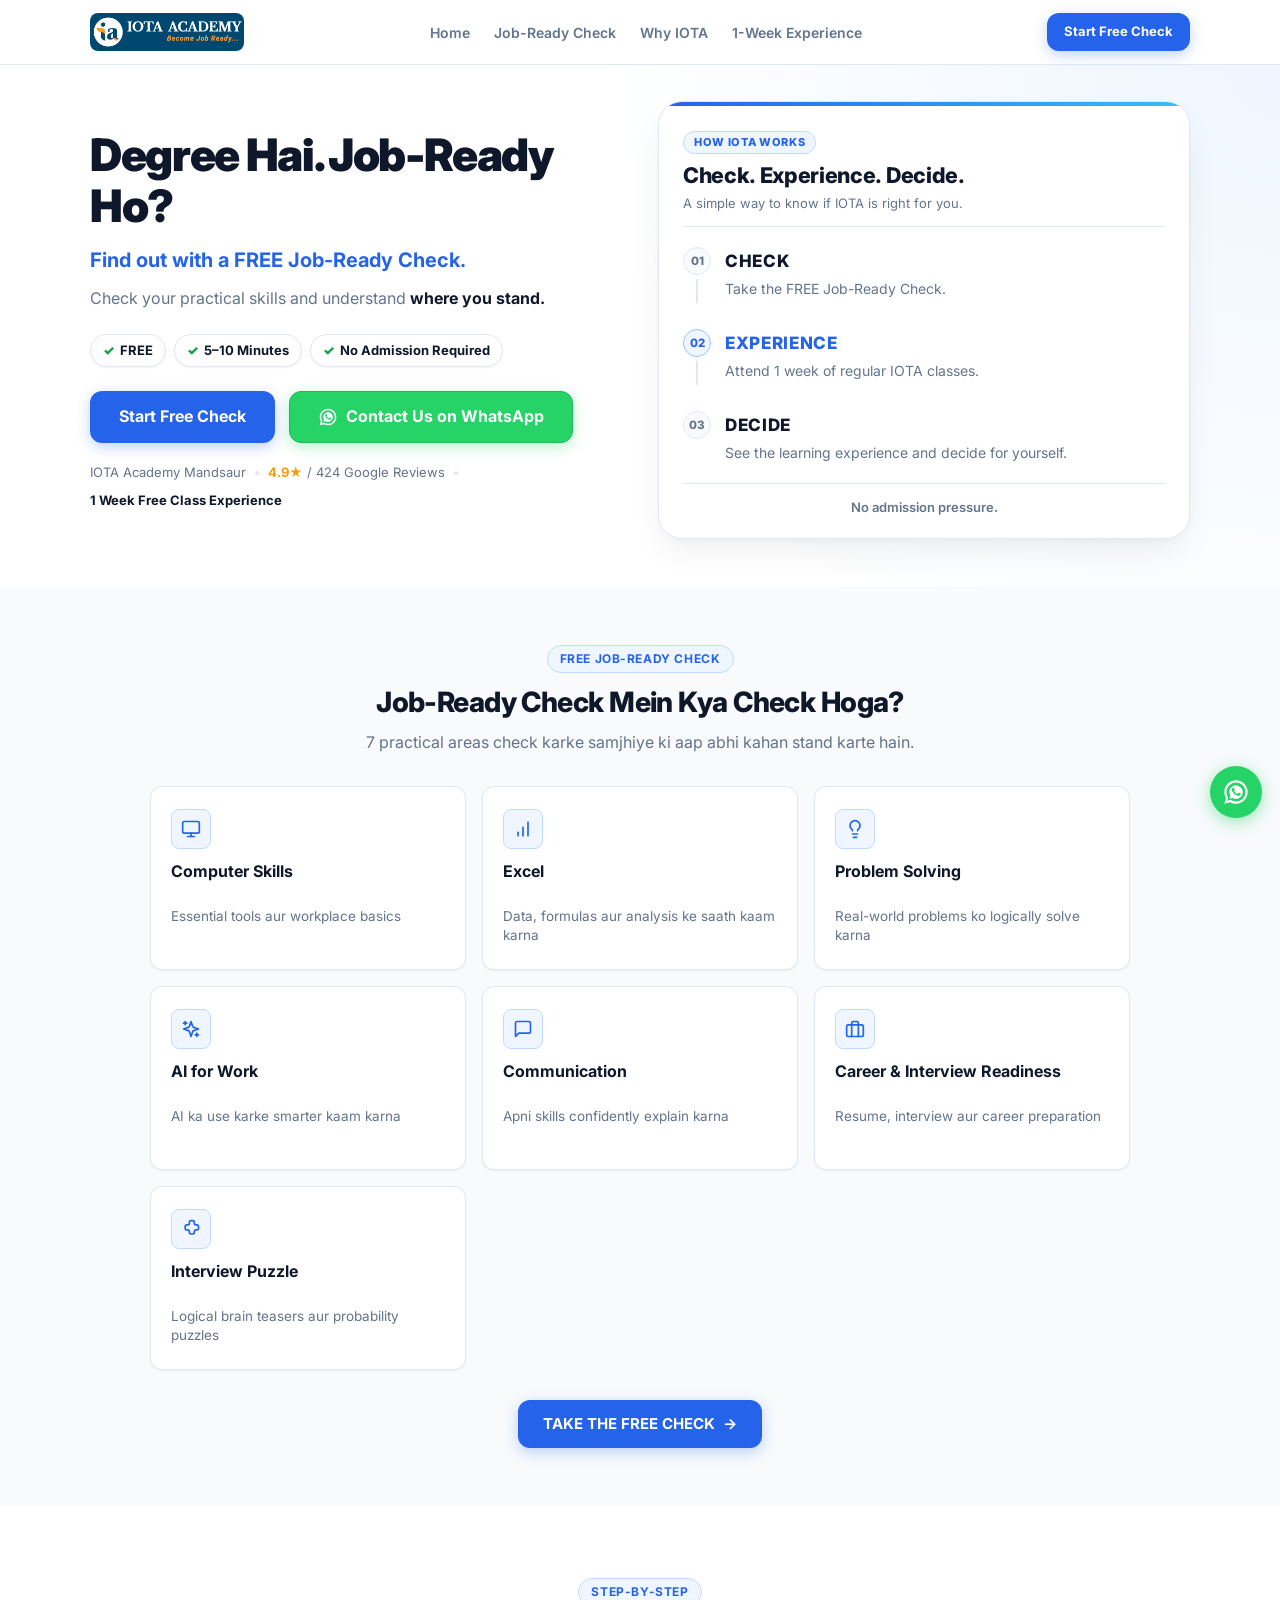
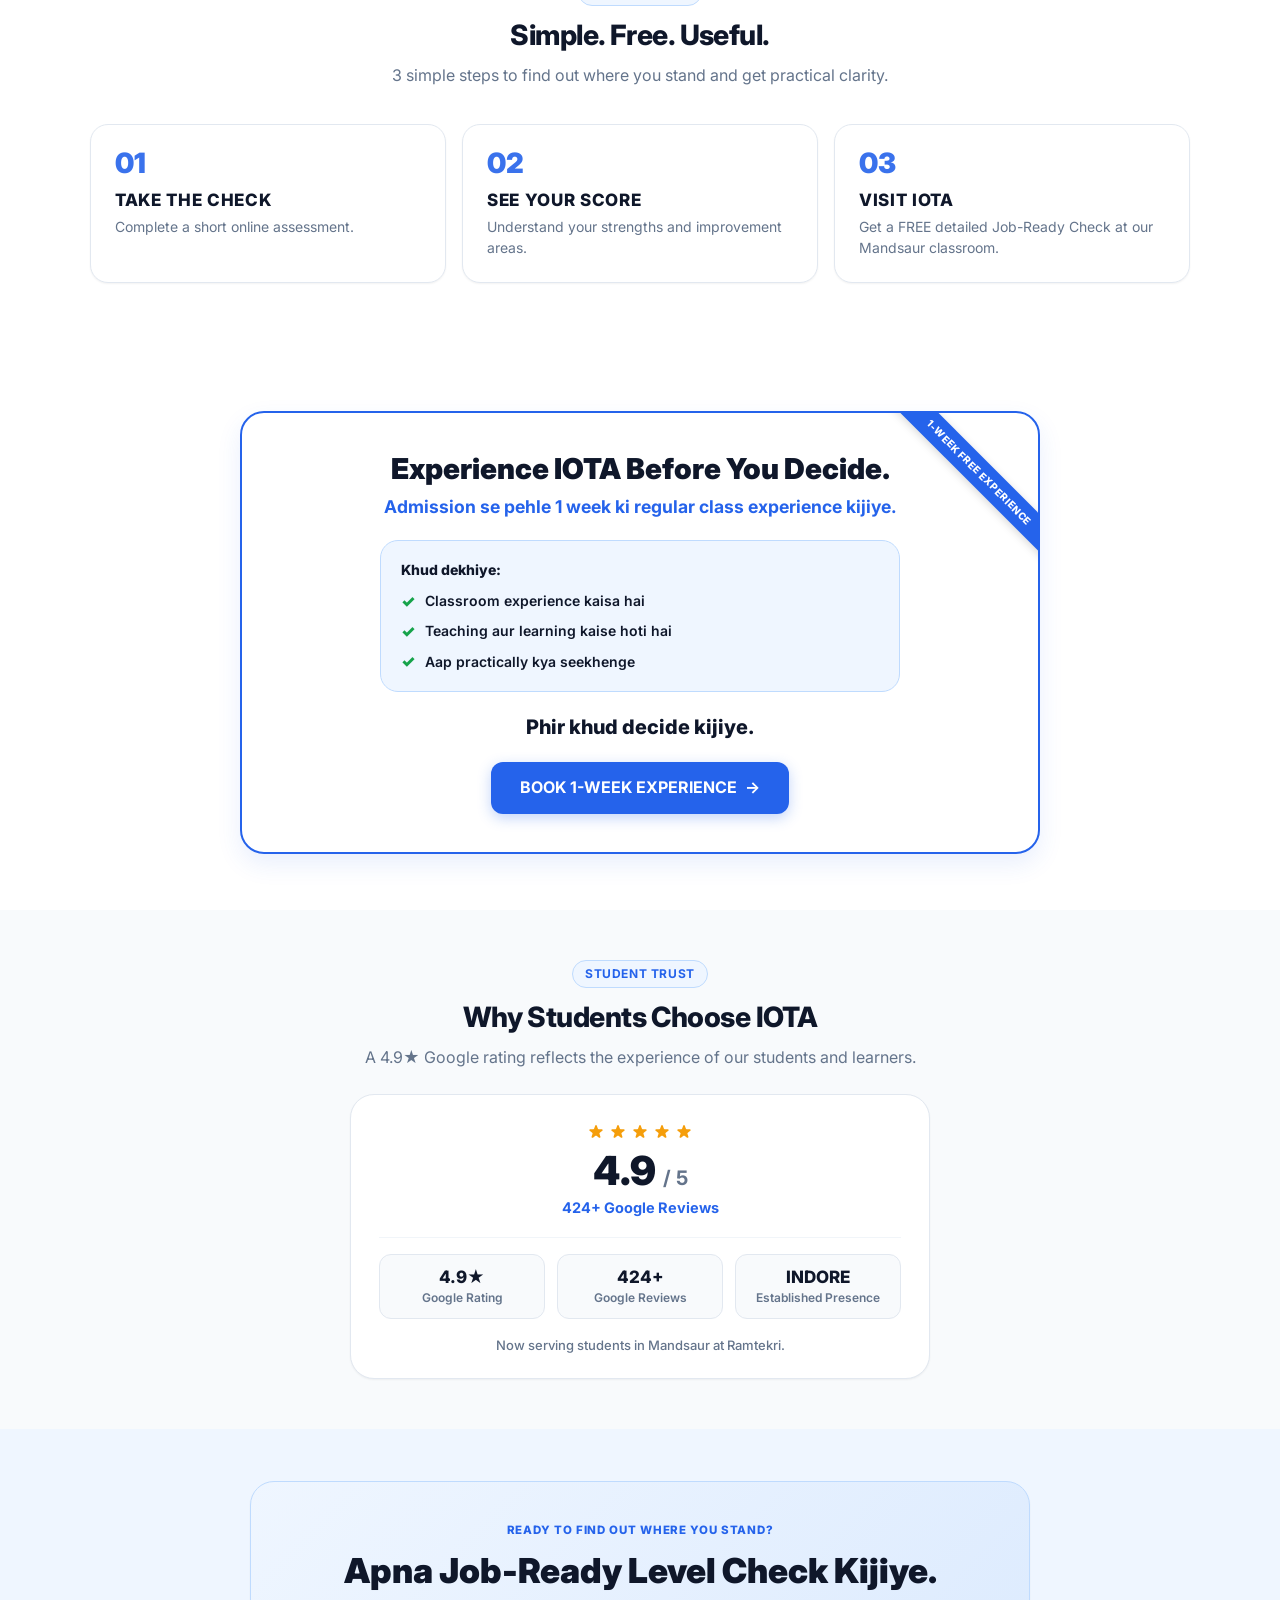
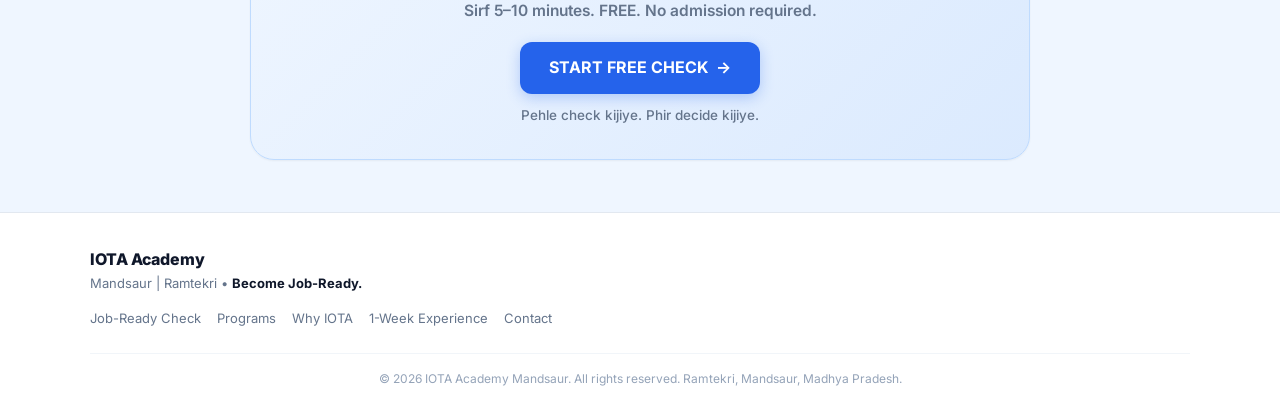
<file: index.html>
<!DOCTYPE html>
<html lang="en">

<head>
  <meta charset="UTF-8" />
  <meta name="viewport" content="width=device-width, initial-scale=1.0, maximum-scale=5.0" />

  <!-- SEO & Social Meta Tags -->
  <title>FREE Job-Ready Check | IOTA Academy Mandsaur</title>
  <meta name="description"
    content="Take the FREE Job-Ready Check by IOTA Academy Mandsaur. Check your practical skills and understand where you stand before starting your job-ready journey." />
  <meta name="robots" content="index, follow" />

  <!-- Open Graph / Meta Ads Sharing -->
  <meta property="og:type" content="website" />
  <meta property="og:title" content="FREE Job-Ready Check | IOTA Academy Mandsaur" />
  <meta property="og:description"
    content="Check practical computer, Excel, AI, and problem-solving skills for free in 5–10 minutes. Ramtekri, Mandsaur." />
  <meta property="og:site_name" content="IOTA Academy Mandsaur" />

  <!-- Google Font: Inter -->
  <link rel="preconnect" href="https://fonts.googleapis.com" />
  <link rel="preconnect" href="https://fonts.gstatic.com" crossorigin />
  <link href="https://fonts.googleapis.com/css2?family=Inter:wght@400;500;600;700;800;900&display=swap"
    rel="stylesheet" />

  <!-- Main Stylesheet -->
  <link rel="stylesheet" href="css/style.css" />
</head>

<body>

  <!-- =======================================================================
       STICKY HEADER
       ======================================================================= -->
  <header class="site-header" id="site-header">
    <div class="container">
      <div class="header-inner">

        <!-- Brand Logo / Navigation Menu Identity -->
        <a href="#top" class="brand-logo" aria-label="IOTA Academy Mandsaur Home">
          <!-- 
            ===================================================================
            LOGO PLACEHOLDER IMAGE
            To replace with your official IOTA Academy logo:
            1. Put your logo file in the 'images/' folder or project root (e.g. 'logo.jpg')
            2. Update the 'src' attribute below:
               - Example with your root file:  src="logo.jpg"
               - Example with a custom file:   src="images/iota-academy-logo.png"
               - Horizontal placeholder:       src="images/logo-placeholder-wide.svg"
            ===================================================================
          -->
          <img src="logo.jpg" alt="IOTA Academy Logo" class="brand-logo-img" id="brand-logo-img" width="38"
            height="38" />
        </a>

        <!-- Desktop Nav -->
        <nav class="desktop-nav" aria-label="Main Navigation">
          <a href="#top">Home</a>
          <a href="#what-you-check">Job-Ready Check</a>
          <a href="#trust">Why IOTA</a>
          <a href="#one-week-experience">1-Week Experience</a>
        </nav>

        <!-- Header CTA -->
        <div class="header-action">
          <button type="button" class="btn btn-primary header-cta-btn js-start-check" id="header-start-btn">
            Start Free Check
          </button>
        </div>

      </div>
    </div>
  </header>

  <!-- =======================================================================
       HERO SECTION
       ======================================================================= -->
  <section class="hero-section" id="top">
    <div class="container">
      <div class="hero-grid">

        <!-- Hero Content (Left) -->
        <div class="hero-content">

          <!-- Exact H1 Copy Required -->
          <h1 class="hero-title">Degree Hai. Job-Ready Ho?</h1>

          <!-- Exact H3 Copy Required -->
          <h3 class="hero-subtitle">Find out with a FREE Job-Ready Check.</h3>

          <p class="hero-description">
            Check your practical skills and understand <strong>where you stand.</strong>
          </p>

          <!-- 3 Benefit Badges Required -->
          <div class="benefit-badges-row">
            <span class="benefit-badge">
              <span class="check-icon">✓</span> FREE
            </span>
            <span class="benefit-badge">
              <span class="check-icon">✓</span> 5–10 Minutes
            </span>
            <span class="benefit-badge">
              <span class="check-icon">✓</span> No Admission Required
            </span>
          </div>

          <!-- Primary CTA & WhatsApp Contact -->
          <div class="hero-cta-wrapper">
            <button type="button" class="btn btn-primary btn-lg js-start-check" id="hero-primary-cta">
              Start Free Check
              <!-- <span aria-hidden="true">→</span> -->
            </button>
            <a href="https://wa.me/916266788172?text=Hi%20IOTA%20Academy%20Mandsaur%2C%20I%20want%20to%20connect%20with%20you%20regarding%20the%20Job-Ready%20Check."
              target="_blank" rel="noopener noreferrer" class="btn btn-whatsapp btn-lg js-whatsapp-link"
              data-wa-type="HERO_CONTACT" id="hero-whatsapp-cta" title="Chat on WhatsApp (6266788172)">
              <svg class="btn-wa-icon" viewBox="0 0 24 24" width="20" height="20" fill="currentColor"
                aria-hidden="true">
                <path
                  d="M12.031 6.172c-3.181 0-5.767 2.586-5.768 5.766-.001 1.298.38 2.27 1.019 3.287l-.711 2.598 2.664-.698c.95.518 1.777.781 2.796.781 3.182 0 5.768-2.587 5.768-5.768.001-3.182-2.585-5.768-5.768-5.768zm3.393 8.3c-.149.418-.752.766-1.049.809-.272.039-.623.072-1.012-.054-.251-.081-.575-.195-1.013-.383-1.848-.795-3.047-2.673-3.14-2.797-.093-.124-.753-1.002-.753-1.912 0-.91.477-1.357.647-1.543.17-.186.372-.232.496-.232.124 0 .248.001.356.006.114.006.267-.043.418.32.155.372.528 1.288.574 1.381.047.093.078.202.016.326-.062.124-.093.202-.186.31-.093.109-.196.243-.28.326-.093.093-.19.195-.082.381.109.186.482.795 1.034 1.286.711.633 1.311.83 1.497.923.186.093.295.078.404-.047.109-.124.466-.543.59-.73.124-.186.248-.155.418-.093.17.062 1.086.512 1.272.605.186.093.31.14.356.217.047.078.047.45-.102.868zM12 2C6.477 2 2 6.477 2 12c0 1.89.525 3.66 1.438 5.168L2 22l4.98-1.306A9.957 9.957 0 0 0 12 22c5.523 0 10-4.477 10-10S17.523 2 12 2zm0 18.167c-1.604 0-3.096-.454-4.364-1.238l-.313-.193-2.947.773.786-2.87-.212-.338A8.132 8.132 0 0 1 3.833 12c0-4.503 3.664-8.167 8.167-8.167 4.503 0 8.167 3.664 8.167 8.167 0 4.503-3.664 8.167-8.167 8.167z" />
              </svg>
              <span>Contact Us on WhatsApp</span>
            </a>
          </div>

          <!-- Trust & Social Proof Note -->
          <div class="hero-footer-note">
            <span>IOTA Academy Mandsaur</span>
            <span class="dot-sep">•</span>
            <span class="hero-rating-note"><span class="hero-star">4.9★</span> / 424 Google Reviews</span>
            <span class="dot-sep">•</span>
            <strong>1 Week Free Class Experience</strong>
          </div>
        </div>

        <!-- How IOTA Works Card (Right) -->
        <div class="how-iota-card" aria-label="How IOTA Works">
          <div class="how-iota-header">
            <span class="how-iota-tag">HOW IOTA WORKS</span>
            <h3 class="how-iota-title">Check. Experience. Decide.</h3>
            <p class="how-iota-subheading">A simple way to know if IOTA is right for you.</p>
          </div>

          <div class="how-iota-steps">
            <!-- STEP 01: CHECK -->
            <div class="how-step-item">
              <div class="step-indicator">
                <span class="step-num">01</span>
                <span class="step-line" aria-hidden="true"></span>
              </div>
              <div class="step-content">
                <h4 class="step-title">CHECK</h4>
                <p class="step-desc">Take the FREE Job-Ready Check.</p>
              </div>
            </div>

            <!-- STEP 02: EXPERIENCE (Subtle accent) -->
            <div class="how-step-item how-step-accent">
              <div class="step-indicator">
                <span class="step-num step-num-accent">02</span>
                <span class="step-line" aria-hidden="true"></span>
              </div>
              <div class="step-content">
                <h4 class="step-title">EXPERIENCE</h4>
                <p class="step-desc">Attend 1 week of regular IOTA classes.</p>
              </div>
            </div>

            <!-- STEP 03: DECIDE -->
            <div class="how-step-item">
              <div class="step-indicator">
                <span class="step-num">03</span>
              </div>
              <div class="step-content">
                <h4 class="step-title">DECIDE</h4>
                <p class="step-desc">See the learning experience and decide for yourself.</p>
              </div>
            </div>
          </div>

          <!-- Bottom Reassurance -->
          <div class="how-iota-footer">
            <p class="how-footer-text">No admission pressure.</p>
          </div>
        </div>

      </div>
    </div>
  </section>

  <!-- =======================================================================
       WHAT WILL YOU CHECK SECTION
       ======================================================================= -->
  <section class="section-padding bg-slate-section" id="what-you-check">
    <div class="container">
      <div class="section-header">
        <span class="section-tag">FREE JOB-READY CHECK</span>
        <h2 class="section-title">Job-Ready Check Mein Kya Check Hoga?</h2>
        <p class="section-subtitle">
          7 practical areas check karke samjhiye ki aap abhi kahan stand karte hain.
        </p>
      </div>

      <div class="skills-grid">
        <!-- Card 1: Computer Skills -->
        <div class="skill-card">
          <div class="skill-icon-wrap" aria-hidden="true">
            <svg class="skill-icon" viewBox="0 0 24 24" width="20" height="20" fill="none" stroke="currentColor"
              stroke-width="2" stroke-linecap="round" stroke-linejoin="round">
              <rect x="2" y="3" width="20" height="14" rx="2" ry="2"></rect>
              <line x1="8" y1="21" x2="16" y2="21"></line>
              <line x1="12" y1="17" x2="12" y2="21"></line>
            </svg>
          </div>
          <div class="skill-info">
            <h3 class="skill-title">Computer Skills</h3>
            <p class="skill-desc">Essential tools aur workplace basics</p>
          </div>
        </div>

        <!-- Card 2: Excel -->
        <div class="skill-card">
          <div class="skill-icon-wrap" aria-hidden="true">
            <svg class="skill-icon" viewBox="0 0 24 24" width="20" height="20" fill="none" stroke="currentColor"
              stroke-width="2" stroke-linecap="round" stroke-linejoin="round">
              <line x1="12" y1="20" x2="12" y2="10"></line>
              <line x1="18" y1="20" x2="18" y2="4"></line>
              <line x1="6" y1="20" x2="6" y2="16"></line>
            </svg>
          </div>
          <div class="skill-info">
            <h3 class="skill-title">Excel</h3>
            <p class="skill-desc">Data, formulas aur analysis ke saath kaam karna</p>
          </div>
        </div>

        <!-- Card 3: Problem Solving -->
        <div class="skill-card">
          <div class="skill-icon-wrap" aria-hidden="true">
            <svg class="skill-icon" viewBox="0 0 24 24" width="20" height="20" fill="none" stroke="currentColor"
              stroke-width="2" stroke-linecap="round" stroke-linejoin="round">
              <path
                d="M15 14c.2-1 .7-1.7 1.5-2.5 1-.9 1.5-2.2 1.5-3.5A6 6 0 0 0 6 8c0 1 .2 2.2 1.5 3.5.7.7 1.3 1.5 1.5 2.5">
              </path>
              <path d="M9 18h6"></path>
              <path d="M10 22h4"></path>
            </svg>
          </div>
          <div class="skill-info">
            <h3 class="skill-title">Problem Solving</h3>
            <p class="skill-desc">Real-world problems ko logically solve karna</p>
          </div>
        </div>

        <!-- Card 4: AI for Work -->
        <div class="skill-card">
          <div class="skill-icon-wrap" aria-hidden="true">
            <svg class="skill-icon" viewBox="0 0 24 24" width="20" height="20" fill="none" stroke="currentColor"
              stroke-width="2" stroke-linecap="round" stroke-linejoin="round">
              <path
                d="m12 3-1.912 5.813a2 2 0 0 1-1.275 1.275L3 12l5.813 1.912a2 2 0 0 1 1.275 1.275L12 21l1.912-5.813a2 2 0 0 1 1.275-1.275L21 12l-5.813-1.912a2 2 0 0 1-1.275-1.275L12 3Z">
              </path>
              <path d="M5 3v4"></path>
              <path d="M3 5h4"></path>
              <path d="M19 17v4"></path>
              <path d="M17 19h4"></path>
            </svg>
          </div>
          <div class="skill-info">
            <h3 class="skill-title">AI for Work</h3>
            <p class="skill-desc">AI ka use karke smarter kaam karna</p>
          </div>
        </div>

        <!-- Card 5: Communication -->
        <div class="skill-card">
          <div class="skill-icon-wrap" aria-hidden="true">
            <svg class="skill-icon" viewBox="0 0 24 24" width="20" height="20" fill="none" stroke="currentColor"
              stroke-width="2" stroke-linecap="round" stroke-linejoin="round">
              <path d="M21 15a2 2 0 0 1-2 2H7l-4 4V5a2 2 0 0 1 2-2h14a2 2 0 0 1 2 2z"></path>
            </svg>
          </div>
          <div class="skill-info">
            <h3 class="skill-title">Communication</h3>
            <p class="skill-desc">Apni skills confidently explain karna</p>
          </div>
        </div>

        <!-- Card 6: Career & Interview Readiness -->
        <div class="skill-card">
          <div class="skill-icon-wrap" aria-hidden="true">
            <svg class="skill-icon" viewBox="0 0 24 24" width="20" height="20" fill="none" stroke="currentColor"
              stroke-width="2" stroke-linecap="round" stroke-linejoin="round">
              <rect width="20" height="14" x="2" y="7" rx="2" ry="2"></rect>
              <path d="M16 21V5a2 2 0 0 0-2-2h-4a2 2 0 0 0-2 2v16"></path>
            </svg>
          </div>
          <div class="skill-info">
            <h3 class="skill-title">Career & Interview Readiness</h3>
            <p class="skill-desc">Resume, interview aur career preparation</p>
          </div>
        </div>

        <!-- Card 7: Interview Puzzle -->
        <div class="skill-card">
          <div class="skill-icon-wrap" aria-hidden="true">
            <svg class="skill-icon" viewBox="0 0 24 24" width="20" height="20" fill="none" stroke="currentColor"
              stroke-width="2" stroke-linecap="round" stroke-linejoin="round">
              <path d="M14 2a2 2 0 0 1 2 2v1a2 2 0 0 0 2 2h1a2 2 0 0 1 2 2v2a2 2 0 0 1-2 2h-1a2 2 0 0 0-2 2v1a2 2 0 0 1-2 2h-2a2 2 0 0 1-2-2v-1a2 2 0 0 0-2-2H7a2 2 0 0 1-2-2v-2a2 2 0 0 1 2-2h1a2 2 0 0 0 2-2V4a2 2 0 0 1 2-2h2z"></path>
            </svg>
          </div>
          <div class="skill-info">
            <h3 class="skill-title">Interview Puzzle</h3>
            <p class="skill-desc">Logical brain teasers aur probability puzzles</p>
          </div>
        </div>
      </div>

      <!-- Mid CTA -->
      <div class="section-cta-wrap">
        <button type="button" class="btn btn-primary js-start-check" id="skills-cta-btn">
          TAKE THE FREE CHECK
          <span aria-hidden="true">→</span>
        </button>
      </div>
    </div>
  </section>

  <!-- =======================================================================
       HOW IT WORKS SECTION
       ======================================================================= -->
  <section class="section-padding bg-white" id="how-it-works">
    <div class="container">
      <div class="section-header">
        <span class="section-tag">Step-by-Step</span>
        <h2 class="section-title">Simple. Free. Useful.</h2>
        <p class="section-subtitle">
          3 simple steps to find out where you stand and get practical clarity.
        </p>
      </div>

      <div class="steps-grid">
        <!-- Step 1 -->
        <div class="step-card">
          <div class="step-number">01</div>
          <h3 class="step-title">Take the Check</h3>
          <p class="step-desc">Complete a short online assessment.</p>
        </div>

        <!-- Step 2 -->
        <div class="step-card">
          <div class="step-number">02</div>
          <h3 class="step-title">See Your Score</h3>
          <p class="step-desc">Understand your strengths and improvement areas.</p>
        </div>

        <!-- Step 3 -->
        <div class="step-card">
          <div class="step-number">03</div>
          <h3 class="step-title">Visit IOTA</h3>
          <p class="step-desc">Get a FREE detailed Job-Ready Check at our Mandsaur classroom.</p>
        </div>
      </div>
    </div>
  </section>


  <!-- =======================================================================
       1-WEEK EXPERIENCE SECTION (Visually Prominent)
       ======================================================================= -->
  <section class="experience-section bg-white" id="one-week-experience">
    <div class="container">
      <div class="experience-banner-card">

        <h2 class="experience-title">Experience IOTA Before You Decide.</h2>
        <h3 class="experience-subheading">Admission se pehle 1 week ki regular class experience kijiye.</h3>

        <div class="experience-checklist">
          <div class="checklist-intro">Khud dekhiye:</div>
          <div class="checklist-item">
            <span class="chk">✓</span>
            <span>Classroom experience kaisa hai</span>
          </div>
          <div class="checklist-item">
            <span class="chk">✓</span>
            <span>Teaching aur learning kaise hoti hai</span>
          </div>
          <div class="checklist-item">
            <span class="chk">✓</span>
            <span>Aap practically kya seekhenge</span>
          </div>
        </div>

        <div class="experience-tagline">Phir khud decide kijiye.</div>

        <button type="button" class="btn btn-primary btn-lg js-book-experience" id="exp-cta-btn">
          BOOK 1-WEEK EXPERIENCE
          <span aria-hidden="true">→</span>
        </button>
      </div>
    </div>
  </section>

  <!-- =======================================================================
       TRUST SECTION (4.9★ / 424+ Reviews)
       ======================================================================= -->
  <section class="section-padding bg-slate-section" id="trust">
    <div id="why-iota"></div>
    <div class="container">
      <div class="section-header trust-header">
        <span class="section-tag">STUDENT TRUST</span>
        <h2 class="section-title">Why Students Choose IOTA</h2>
        <p class="section-subtitle">
          A 4.9★ Google rating reflects the experience of our students and learners.
        </p>
      </div>

      <div class="trust-stat-box">
        <!-- Main Review Proof -->
        <div class="trust-rating-main">
          <div class="trust-stars-row" aria-label="5 out of 5 stars">
            <svg class="star-icon" viewBox="0 0 20 20" fill="currentColor" width="18" height="18" aria-hidden="true">
              <path
                d="M9.049 2.927c.3-.921 1.603-.921 1.902 0l1.07 3.292a1 1 0 00.95.69h3.462c.969 0 1.371 1.24.588 1.81l-2.8 2.034a1 1 0 00-.364 1.118l1.07 3.292c.3.921-.755 1.688-1.54 1.118l-2.8-2.034a1 1 0 00-1.175 0l-2.8 2.034c-.784.57-1.838-.197-1.539-1.118l1.07-3.292a1 1 0 00-.364-1.118L2.98 8.72c-.783-.57-.38-1.81.588-1.81h3.461a1 1 0 00.951-.69l1.07-3.292z" />
            </svg>
            <svg class="star-icon" viewBox="0 0 20 20" fill="currentColor" width="18" height="18" aria-hidden="true">
              <path
                d="M9.049 2.927c.3-.921 1.603-.921 1.902 0l1.07 3.292a1 1 0 00.95.69h3.462c.969 0 1.371 1.24.588 1.81l-2.8 2.034a1 1 0 00-.364 1.118l1.07 3.292c.3.921-.755 1.688-1.54 1.118l-2.8-2.034a1 1 0 00-1.175 0l-2.8 2.034c-.784.57-1.838-.197-1.539-1.118l1.07-3.292a1 1 0 00-.364-1.118L2.98 8.72c-.783-.57-.38-1.81.588-1.81h3.461a1 1 0 00.951-.69l1.07-3.292z" />
            </svg>
            <svg class="star-icon" viewBox="0 0 20 20" fill="currentColor" width="18" height="18" aria-hidden="true">
              <path
                d="M9.049 2.927c.3-.921 1.603-.921 1.902 0l1.07 3.292a1 1 0 00.95.69h3.462c.969 0 1.371 1.24.588 1.81l-2.8 2.034a1 1 0 00-.364 1.118l1.07 3.292c.3.921-.755 1.688-1.54 1.118l-2.8-2.034a1 1 0 00-1.175 0l-2.8 2.034c-.784.57-1.838-.197-1.539-1.118l1.07-3.292a1 1 0 00-.364-1.118L2.98 8.72c-.783-.57-.38-1.81.588-1.81h3.461a1 1 0 00.951-.69l1.07-3.292z" />
            </svg>
            <svg class="star-icon" viewBox="0 0 20 20" fill="currentColor" width="18" height="18" aria-hidden="true">
              <path
                d="M9.049 2.927c.3-.921 1.603-.921 1.902 0l1.07 3.292a1 1 0 00.95.69h3.462c.969 0 1.371 1.24.588 1.81l-2.8 2.034a1 1 0 00-.364 1.118l1.07 3.292c.3.921-.755 1.688-1.54 1.118l-2.8-2.034a1 1 0 00-1.175 0l-2.8 2.034c-.784.57-1.838-.197-1.539-1.118l1.07-3.292a1 1 0 00-.364-1.118L2.98 8.72c-.783-.57-.38-1.81.588-1.81h3.461a1 1 0 00.951-.69l1.07-3.292z" />
            </svg>
            <svg class="star-icon" viewBox="0 0 20 20" fill="currentColor" width="18" height="18" aria-hidden="true">
              <path
                d="M9.049 2.927c.3-.921 1.603-.921 1.902 0l1.07 3.292a1 1 0 00.95.69h3.462c.969 0 1.371 1.24.588 1.81l-2.8 2.034a1 1 0 00-.364 1.118l1.07 3.292c.3.921-.755 1.688-1.54 1.118l-2.8-2.034a1 1 0 00-1.175 0l-2.8 2.034c-.784.57-1.838-.197-1.539-1.118l1.07-3.292a1 1 0 00-.364-1.118L2.98 8.72c-.783-.57-.38-1.81.588-1.81h3.461a1 1 0 00.951-.69l1.07-3.292z" />
            </svg>
          </div>

          <div class="trust-score">
            4.9 <span class="trust-scale">/ 5</span>
          </div>
          <div class="trust-reviews-count">424+ Google Reviews</div>
        </div>

        <!-- 3 Compact Supporting Trust Proof Blocks -->
        <div class="trust-signals-row">
          <div class="trust-signal-item">
            <span class="trust-signal-value">4.9★</span>
            <span class="trust-signal-label">Google Rating</span>
          </div>
          <div class="trust-signal-item">
            <span class="trust-signal-value">424+</span>
            <span class="trust-signal-label">Google Reviews</span>
          </div>
          <div class="trust-signal-item">
            <span class="trust-signal-value">INDORE</span>
            <span class="trust-signal-label">Established Presence</span>
          </div>
        </div>

        <p class="trust-branch-note">
          Now serving students in Mandsaur at Ramtekri.
        </p>
      </div>
    </div>
  </section>


  <!-- =======================================================================
       FINAL CTA SECTION
       ======================================================================= -->
  <section class="section-padding bg-light-blue-section" id="final-cta">
    <div class="container">
      <div class="final-cta-card">
        <span class="final-cta-tag">READY TO FIND OUT WHERE YOU STAND?</span>
        <h2 class="final-cta-title">Apna Job-Ready Level Check Kijiye.</h2>
        <p class="final-cta-sub">Sirf 5–10 minutes. FREE. No admission required.</p>

        <div class="final-cta-action">
          <button type="button" class="btn btn-primary btn-lg js-start-check" id="final-cta-btn">
            START FREE CHECK
            <span aria-hidden="true">→</span>
          </button>
        </div>

        <p class="final-cta-reassurance">Pehle check kijiye. Phir decide kijiye.</p>
      </div>
    </div>
  </section>

  <!-- =======================================================================
       FOOTER
       ======================================================================= -->
  <footer class="site-footer">
    <div class="container">
      <div class="footer-top">
        <div class="footer-brand">
          <h4>IOTA Academy</h4>
          <p>Mandsaur | Ramtekri • <strong>Become Job-Ready.</strong></p>
        </div>
        <div class="footer-nav">
          <a href="#top" class="js-start-check">Job-Ready Check</a>
          <a href="#programs">Programs</a>
          <a href="#trust">Why IOTA</a>
          <a href="#one-week-experience">1-Week Experience</a>
          <a href="#" class="js-whatsapp-link" data-wa-type="DEFAULT">Contact</a>
        </div>
      </div>
      <div class="footer-bottom">
        &copy; <span id="current-year">2025</span> IOTA Academy Mandsaur. All rights reserved. Ramtekri, Mandsaur,
        Madhya Pradesh.
      </div>
    </div>
  </footer>

  <!-- =======================================================================
       STICKY MOBILE CTA (Always visible on mobile scroll)
       ======================================================================= -->
  <div class="sticky-mobile-cta" id="sticky-mobile-cta">
    <button type="button" class="btn btn-primary btn-full js-start-check" id="mobile-sticky-btn">
      START FREE JOB-READY CHECK →
    </button>
  </div>

  <!-- =======================================================================
       FLOATING WHATSAPP BUTTON
       ======================================================================= -->
  <button type="button" class="floating-whatsapp-btn js-whatsapp-link" data-wa-type="DEFAULT"
    aria-label="Chat on WhatsApp with IOTA Academy Mandsaur">
    <svg viewBox="0 0 24 24" width="28" height="28" fill="currentColor" aria-hidden="true">
      <path
        d="M12.031 6.172c-3.181 0-5.767 2.586-5.768 5.766-.001 1.298.38 2.27 1.019 3.287l-.711 2.598 2.664-.698c.95.518 1.777.781 2.796.781 3.182 0 5.768-2.587 5.768-5.768.001-3.182-2.585-5.768-5.768-5.768zm3.393 8.3c-.149.418-.752.766-1.049.809-.272.039-.623.072-1.012-.054-.251-.081-.575-.195-1.013-.383-1.848-.795-3.047-2.673-3.14-2.797-.093-.124-.753-1.002-.753-1.912 0-.91.477-1.357.647-1.543.17-.186.372-.232.496-.232.124 0 .248.001.356.006.114.006.267-.043.418.32.155.372.528 1.288.574 1.381.047.093.078.202.016.326-.062.124-.093.202-.186.31-.093.109-.196.243-.28.326-.093.093-.19.195-.082.381.109.186.482.795 1.034 1.286.711.633 1.311.83 1.497.923.186.093.295.078.404-.047.109-.124.466-.543.59-.73.124-.186.248-.155.418-.093.17.062 1.086.512 1.272.605.186.093.31.14.356.217.047.078.047.45-.102.868zM12 2C6.477 2 2 6.477 2 12c0 1.89.525 3.66 1.438 5.168L2 22l4.98-1.306A9.957 9.957 0 0 0 12 22c5.523 0 10-4.477 10-10S17.523 2 12 2zm0 18.167c-1.604 0-3.096-.454-4.364-1.238l-.313-.193-2.947.773.786-2.87-.212-.338A8.132 8.132 0 0 1 3.833 12c0-4.503 3.664-8.167 8.167-8.167 4.503 0 8.167 3.664 8.167 8.167 0 4.503-3.664 8.167-8.167 8.167z" />
    </svg>
  </button>

  <!-- =======================================================================
       ASSESSMENT MULTI-STEP MODAL
       ======================================================================= -->
  <div class="modal-overlay hidden" id="assessment-modal" role="dialog" aria-modal="true"
    aria-labelledby="assessment-modal-title">
    <div class="modal-card">

      <!-- Modal Header -->
      <div class="modal-header">
        <div class="modal-title-wrap">
          <span style="color: #2563eb; font-weight: 800;">⚡</span>
          <span id="assessment-modal-title"
            style="font-weight: 800; font-size: 16px; color: #0f172a; letter-spacing: -0.01em;">
            Job-Ready Check - IOTA Academy, Mandsaur
          </span>
        </div>
        <div class="modal-header-actions">
          <div class="quiz-timer-badge header-timer-badge hidden" id="header-quiz-timer" aria-label="Time Remaining">
            <svg class="timer-icon" viewBox="0 0 24 24" width="14" height="14" fill="none" stroke="currentColor"
              stroke-width="2.2" stroke-linecap="round" stroke-linejoin="round">
              <circle cx="12" cy="12" r="10"></circle>
              <polyline points="12 6 12 12 16 14"></polyline>
            </svg>
            <span class="timer-digits" id="header-timer-display">20:00</span>
          </div>
          <button type="button" class="modal-close-btn js-close-modal" aria-label="Close Assessment">
            ✕
          </button>
        </div>
      </div>

      <div class="modal-body">

        <!-- STEP 0: INSTRUCTION VIEW (Hinglish - Short & Crisp) -->
        <div id="instruction-step-view" class="instruction-step-wrap">
          <div class="instruction-header">
            <span class="instruction-badge">📋 Zaroori Nirdesh</span>
            <h3 class="instruction-title">Job-Ready Check (35 Questions)</h3>
          </div>

          <!-- Reassuring Alert Box (Short & Direct) -->
          <div class="instruction-reassurance-box">
            <div class="reassurance-icon">💡</div>
            <div class="reassurance-content">
              <h4 class="reassurance-title">Kisi bhi question se darna ya ghabrana nahi hai!</h4>
              <p class="reassurance-desc">
                Yeh koi pass/fail wala exam nahi hai — <strong>yeh bas ek check hai to see ki aap Job Ready hain ya
                  nahi.</strong>
              </p>
            </div>
          </div>

          <!-- Short Quick Highlights -->
          <div class="instruction-guidelines">
            <div class="guidelines-grid compact-grid">
              <div class="guideline-card">
                <span class="guideline-icon">📝</span>
                <div class="guideline-text">
                  <strong>35 Practical Questions:</strong> Office work, interview puzzles & problem-solving par based.
                </div>
              </div>

              <div class="guideline-card">
                <span class="guideline-icon">⏱️</span>
                <div class="guideline-text">
                  <strong>20 Minutes Timer:</strong> Test ke liye 20 min milenge. Time khatam hone par test auto-submit
                  ho jayega.
                </div>
              </div>

              <div class="guideline-card">
                <span class="guideline-icon">🎯</span>
                <div class="guideline-text">
                  <strong>No Negative Marking:</strong> Sabhi questions ka answer dena mandatory hai.
                </div>
              </div>

              <div class="guideline-card">
                <span class="guideline-icon">📊</span>
                <div class="guideline-text">
                  <strong>Instant Scorecard:</strong> Test khatam hote hi detailed report apko apke WhatsApp pr milegi.
                </div>
              </div>
            </div>
          </div>

          <!-- Checkbox Confirmation Card -->
          <div class="instruction-confirm-card">
            <label class="confirm-checkbox-label" for="instruction-confirm-checkbox">
              <input type="checkbox" id="instruction-confirm-checkbox" class="confirm-checkbox-input" />
              <span class="custom-checkbox-box" aria-hidden="true"></span>
              <span class="confirm-checkbox-text">
                Maine instructions padh liye hain aur main test shuru karne ke liye taiyar hoon.
              </span>
            </label>
          </div>

          <!-- Proceed Button -->
          <div class="instruction-action-wrap">
            <button type="button" class="btn btn-primary btn-full btn-lg" id="instruction-proceed-btn" disabled>
              Test Shuru Karein (Proceed) →
            </button>
            <p class="instruction-btn-hint" id="instruction-btn-hint">
              Kripya test shuru karne ke liye upar tick karein.
            </p>
          </div>
        </div>

        <!-- STEP 1: QUIZ QUESTIONS VIEW -->
        <div id="quiz-step-view" class="hidden">
          <div class="quiz-top-bar">
            <div class="quiz-meta-row">
              <span class="quiz-counter" id="quiz-counter">Question 1 of 35</span>
              <div class="quiz-timer-badge" id="quiz-timer-badge" aria-label="Time Remaining">
                <svg class="timer-icon" viewBox="0 0 24 24" width="16" height="16" fill="none" stroke="currentColor"
                  stroke-width="2.2" stroke-linecap="round" stroke-linejoin="round">
                  <circle cx="12" cy="12" r="10"></circle>
                  <polyline points="12 6 12 12 16 14"></polyline>
                </svg>
                <span class="timer-label">Time Left:</span>
                <span class="timer-digits" id="quiz-timer-display">20:00</span>
              </div>
              <span class="quiz-category-tag" id="quiz-category-badge">🧮 Aptitude & Maths</span>
            </div>
            <div class="progress-track" role="progressbar" aria-valuenow="10" aria-valuemin="0" aria-valuemax="100">
              <div class="progress-fill" id="quiz-progress-bar"></div>
            </div>
          </div>

          <h3 class="question-heading" id="quiz-question-text">
            Question text loading...
          </h3>

          <div class="options-list" id="quiz-options-container" role="radiogroup">
            <!-- Dynamic options rendered by assessment.js -->
          </div>

          <!-- Mandatory Option Alert -->
          <div class="quiz-error-alert hidden" id="quiz-mandatory-alert" role="alert" aria-live="polite">
            <svg class="quiz-alert-icon" viewBox="0 0 20 20" width="16" height="16" fill="currentColor"
              aria-hidden="true">
              <path fill-rule="evenodd"
                d="M18 10a8 8 0 11-16 0 8 8 0 0116 0zm-7 4a1 1 0 11-2 0 1 1 0 012 0zm-1-9a1 1 0 00-1 1v4a1 1 0 102 0V6a1 1 0 00-1-1z"
                clip-rule="evenodd" />
            </svg>
            <span>Please select an option to continue. Choosing an option is mandatory.</span>
          </div>

          <div class="quiz-footer-actions">
            <button type="button" class="btn btn-secondary btn-sm" id="quiz-prev-btn">
              ← Previous
            </button>
            <button type="button" class="btn btn-primary" id="quiz-next-btn">
              Next <span class="arrow">→</span>
            </button>
          </div>
        </div>

        <!-- STEP 2: LEAD CAPTURE VIEW (Appears after Q10) -->
        <div id="lead-step-view" class="hidden lead-step-wrap">
          <!-- Timeout Alert (Shown only when 20 min timer expires) -->
          <div id="quiz-timeout-alert" class="quiz-timeout-alert hidden" role="alert">
            <span class="timeout-alert-icon">⏰</span>
            <div class="timeout-alert-content">
              <strong class="timeout-alert-title">Samay Samapt (Time's Up)!</strong>
              <p class="timeout-alert-text">
                Aapka 20 minutes ka exam time complete ho gaya hai aur test automatically submit kar diya gaya hai.
                Kripya apna scorecard dekhne ke liye apni details bharein.
              </p>
            </div>
          </div>

          <div class="lead-step-header">
            <span class="lead-step-badge">✓ Assessment Completed</span>
            <h3 class="lead-step-title">Your Details</h3>
            <p class="lead-step-desc">
              Kripya apni details enter kijiye taaki aapka Job-Ready Scorecard generate ho sake.
            </p>
          </div>

          <form id="lead-capture-form" novalidate>
            <!-- Full Name -->
            <div class="form-group">
              <label class="form-label" for="lead-name">
                Full Name <span class="req">*</span>
              </label>
              <input type="text" id="lead-name" class="form-control" placeholder="Aapka pura naam" required />
            </div>

            <!-- WhatsApp Number -->
            <div class="form-group">
              <label class="form-label" for="lead-phone">
                WhatsApp Number <span class="req">*</span>
              </label>
              <div class="phone-input-wrap">
                <span class="phone-prefix">+91</span>
                <input type="tel" id="lead-phone" class="form-control" placeholder="10-digit WhatsApp number"
                  maxlength="10" required />
              </div>
              <p class="form-help-text" style="margin-top: 6px; font-size: 12px; color: #475569; font-weight: 500;">
                Enter Valid WhatsApp No. to get the Score in you whatsapp
              </p>
            </div>

            <div id="lead-error-msg" class="form-error-msg hidden" role="alert"></div>

            <div style="margin-top: 20px;">
              <button type="submit" class="btn btn-primary btn-full btn-lg" id="lead-submit-btn">
                Get Score Report
              </button>
            </div>
          </form>
        </div>

      </div>
    </div>
  </div>

  <!-- =======================================================================
       DETAILED CHECK BOOKING MODAL (Mandsaur Classroom Walk-In)
       ======================================================================= -->
  <div class="modal-overlay hidden" id="detailed-booking-modal" role="dialog" aria-modal="true">
    <div class="modal-card" style="max-width: 480px;">
      <div class="modal-header">
        <h4 style="font-weight: 800; font-size: 15px; color: #0f172a;">
          Book Free Detailed Check at Ramtekri
        </h4>
        <button type="button" class="modal-close-btn js-close-detailed-modal"
          onclick="IOTA_ASSESSMENT.closeDetailedBooking()">✕</button>
      </div>
      <div class="modal-body">
        <p style="font-size: 13.5px; color: #64748b; margin-bottom: 18px;">
          Meet our on-ground coordinator at <strong>IOTA Academy Mandsaur (Ramtekri)</strong> for a 1-on-1 practical
          skill evaluation.
        </p>
        <form id="detailed-check-form">
          <div class="form-group">
            <label class="form-label" for="detailed-name">Your Name</label>
            <input type="text" id="detailed-name" class="form-control" placeholder="Enter your name" required />
          </div>
          <div class="form-group">
            <label class="form-label" for="detailed-phone">WhatsApp Number</label>
            <div class="phone-input-wrap">
              <span class="phone-prefix">+91</span>
              <input type="tel" id="detailed-phone" class="form-control" placeholder="10-digit number" maxlength="10"
                required />
            </div>
          </div>
          <div class="form-group">
            <label class="form-label" for="detailed-date">
              Preferred Date <span style="font-size: 11px; font-weight: normal; color: #64748b;">(Optional)</span>
            </label>
            <input type="date" id="detailed-date" class="form-control" />
          </div>
          <div class="form-group">
            <label class="form-label" for="detailed-time">
              Preferred Time Slot <span style="font-size: 11px; font-weight: normal; color: #64748b;">(Optional)</span>
            </label>
            <select id="detailed-time" class="form-control">
              <option value="Any Time Slot / Flexible" selected>Any Time Slot / Flexible</option>
              <option value="Morning (10:00 AM - 1:00 PM)">Morning (10:00 AM - 1:00 PM)</option>
              <option value="Afternoon (2:00 PM - 5:00 PM)">Afternoon (2:00 PM - 5:00 PM)</option>
              <option value="Evening (5:00 PM - 7:00 PM)">Evening (5:00 PM - 7:00 PM)</option>
            </select>
          </div>
          <button type="submit" class="btn btn-primary btn-full btn-lg" style="margin-top: 10px;">
            CONFIRM MY FREE DETAILED CHECK
          </button>
        </form>
      </div>
    </div>
  </div>

  <!-- =======================================================================
       1-WEEK EXPERIENCE BOOKING MODAL
       ======================================================================= -->
  <div class="modal-overlay hidden" id="experience-booking-modal" role="dialog" aria-modal="true">
    <div class="modal-card" style="max-width: 480px;">
      <div class="modal-header">
        <h4 style="font-weight: 800; font-size: 15px; color: #0f172a;">
          Book 1-Week Class Experience
        </h4>
        <button type="button" class="modal-close-btn" onclick="IOTA_ASSESSMENT.closeExperienceBooking()">✕</button>
      </div>
      <div class="modal-body">
        <p style="font-size: 13.5px; color: #64748b; margin-bottom: 18px;">
          Attend 1 week regular class before admission at Ramtekri Mandsaur. <strong>Khud dekhiye aur phir decide
            kijiye.</strong>
        </p>
        <form id="experience-form">
          <div class="form-group">
            <label class="form-label" for="exp-name">Full Name</label>
            <input type="text" id="exp-name" class="form-control" placeholder="Enter your full name" required />
          </div>
          <div class="form-group">
            <label class="form-label" for="exp-phone">WhatsApp Number</label>
            <div class="phone-input-wrap">
              <span class="phone-prefix">+91</span>
              <input type="tel" id="exp-phone" class="form-control" placeholder="10-digit number" maxlength="10"
                required />
            </div>
          </div>
          <div class="form-group">
            <label class="form-label" for="exp-program">Select Program Track</label>
            <select id="exp-program" class="form-control" required>
              <option value="Data Analytics with AI">Data Analytics with AI</option>
              <option value="Data Science with AI">Data Science with AI</option>
            </select>
          </div>
          <button type="submit" class="btn btn-primary btn-full btn-lg" style="margin-top: 10px;">
            RESERVE MY 1-WEEK EXPERIENCE SLOT
          </button>
        </form>
      </div>
    </div>
  </div>

  <!-- =======================================================================
       JAVASCRIPT MODULES
       ======================================================================= -->
  <script src="config.js?v=3"></script>
  <script src="js/tracking.js?v=3"></script>
  <script src="js/questions.js?v=3"></script>
  <script src="js/assessment.js?v=3"></script>
  <script>
    // Update footer year dynamically
    document.getElementById('current-year').textContent = new Date().getFullYear();
  </script>

  <!-- =======================================================================
       JOB-READY CHECK SUBMISSION REPORT POPUP MODAL
       ======================================================================= -->
  <div class="modal-overlay hidden" id="report-sent-modal" role="dialog" aria-modal="true"
    onclick="if(event.target === this) IOTA_ASSESSMENT.closeReportModal()">
    <div class="modal-card" style="max-width: 440px; text-align: center;">
      <div class="modal-header" style="justify-content: flex-end; border-bottom: none; padding: 14px 18px 0 18px;">
        <button type="button" class="modal-close-btn" onclick="IOTA_ASSESSMENT.closeReportModal()"
          aria-label="Close">✕</button>
      </div>
      <div class="modal-body" style="padding: 4px 24px 28px 24px;">
        <div
          style="width: 58px; height: 58px; margin: 0 auto 16px auto; border-radius: 50%; background: #ecfdf5; color: #10b981; display: flex; align-items: center; justify-content: center; font-size: 26px; font-weight: 800; border: 2px solid #a7f3d0;">
          ✓
        </div>
        <h3 id="report-modal-title"
          style="font-size: 1.3rem; font-weight: 800; color: #0f172a; margin-bottom: 12px; line-height: 1.35;">
          Thanks for the Giving the Job Ready Check..
        </h3>
        <p id="report-modal-desc" style="font-size: 14.5px; color: #475569; margin-bottom: 24px; line-height: 1.6;">
          Your report is sent to your whatsapp no. <strong id="report-modal-phone" style="color: #0f172a;"></strong>
        </p>
        <button type="button" class="btn btn-primary btn-full btn-lg" onclick="IOTA_ASSESSMENT.closeReportModal()"
          style="font-size: 15px; font-weight: 700;">
          OK
        </button>
      </div>
    </div>
  </div>

  <!-- =======================================================================
       SUCCESS CONFIRMATION ALERT MODAL (Call, Address, WhatsApp)
       ======================================================================= -->
  <div class="modal-overlay hidden" id="success-alert-modal" role="dialog" aria-modal="true">
    <div class="modal-card" style="max-width: 480px; text-align: center;">
      <div class="modal-header">
        <h4 style="font-weight: 800; font-size: 15px; color: #0f172a;">
          Request Received
        </h4>
        <button type="button" class="modal-close-btn" onclick="IOTA_ASSESSMENT.closeSuccessModal()">✕</button>
      </div>
      <div class="modal-body" style="padding: 24px 20px;">
        <div class="success-icon-badge">✓</div>
        <h3 id="success-modal-title" style="font-size: 1.35rem; font-weight: 800; color: #0f172a; margin-bottom: 6px;">
          Booking Confirmed!
        </h3>
        <p id="success-modal-desc" style="font-size: 13.5px; color: #64748b; margin-bottom: 20px; line-height: 1.5;">
          Thank you! We have received your details. Our Mandsaur coordinator will connect with you shortly.
        </p>

        <!-- 3 Contact & Location Options -->
        <div class="success-options-grid">

          <!-- 1. CALL OPTION -->
          <a id="success-call-btn" href="tel:6266788172" class="success-action-card success-call">
            <div class="success-action-icon">📞</div>
            <div class="success-action-info">
              <span class="success-action-label">Call Coordinator Directly</span>
              <strong class="success-action-value">+91 6266788172</strong>
            </div>
            <span class="success-action-arrow">→</span>
          </a>

          <!-- 2. WHATSAPP OPTION -->
          <a id="success-wa-btn" href="#" class="success-action-card success-whatsapp js-whatsapp-link"
            data-wa-type="AFTER_ASSESSMENT">
            <div class="success-action-icon">💬</div>
            <div class="success-action-info">
              <span class="success-action-label">Instant Chat on WhatsApp</span>
              <strong class="success-action-value">Connect on WhatsApp</strong>
            </div>
            <span class="success-action-arrow">→</span>
          </a>

          <!-- 3. ADDRESS OPTION -->
          <div class="success-address-card">
            <div class="success-action-icon address-icon">📍</div>
            <div class="success-action-info">
              <span class="success-action-label">IOTA Academy Mandsaur Branch</span>
              <strong class="success-action-value address-value">
                Ramtekri, Mandsaur, Madhya Pradesh
              </strong>
              <span class="success-address-sub">Offline Classroom • Live Faculty from Indore</span>
            </div>
          </div>

          <!-- Maps Direct Directions Button -->
          <a href="https://maps.app.goo.gl/eFVa3UPEmkHLnDiy7" target="_blank" rel="noopener noreferrer"
            class="btn btn-secondary btn-full" style="font-size: 13.5px; min-height: 44px;">
            📍 Open in Google Maps Directions
          </a>

        </div>

        <button type="button" class="btn btn-primary btn-full" style="margin-top: 16px;"
          onclick="IOTA_ASSESSMENT.closeSuccessModal()">
          Done
        </button>
      </div>
    </div>
  </div>
</body>

</html>
</file>
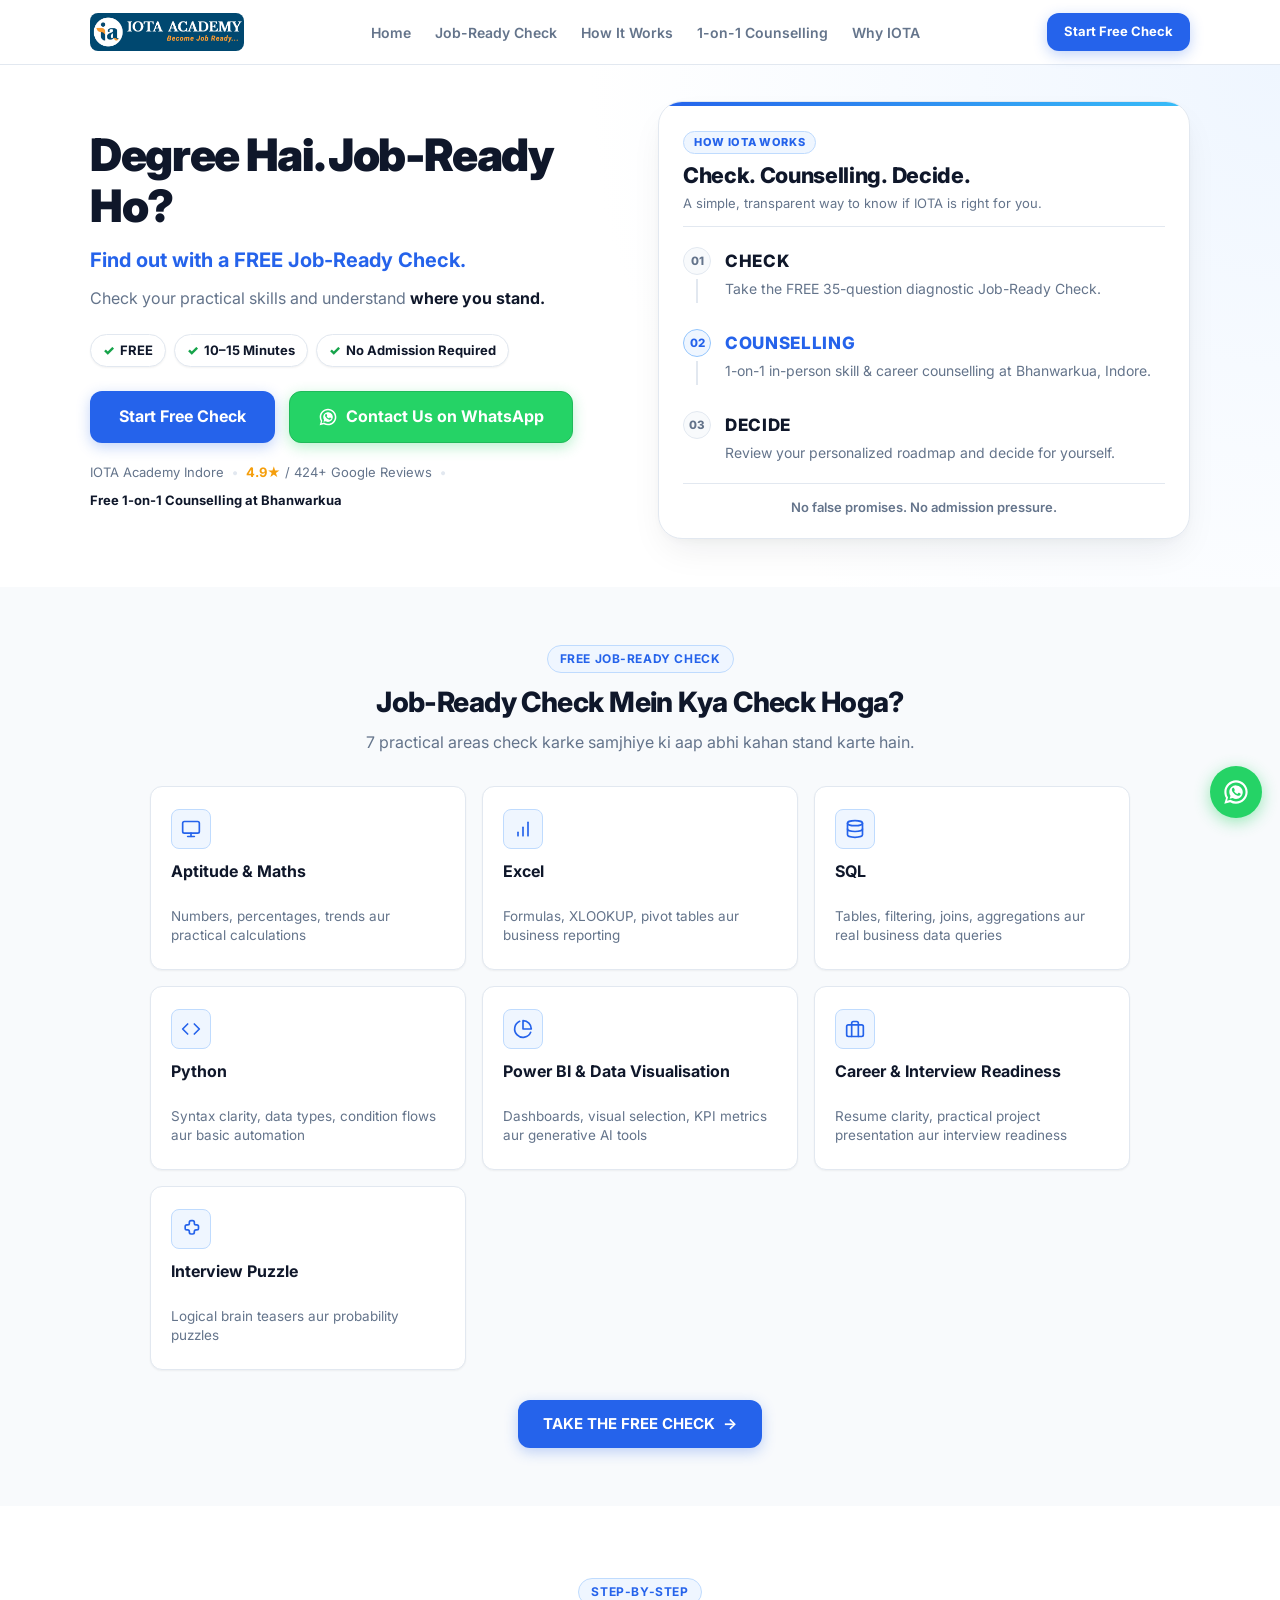
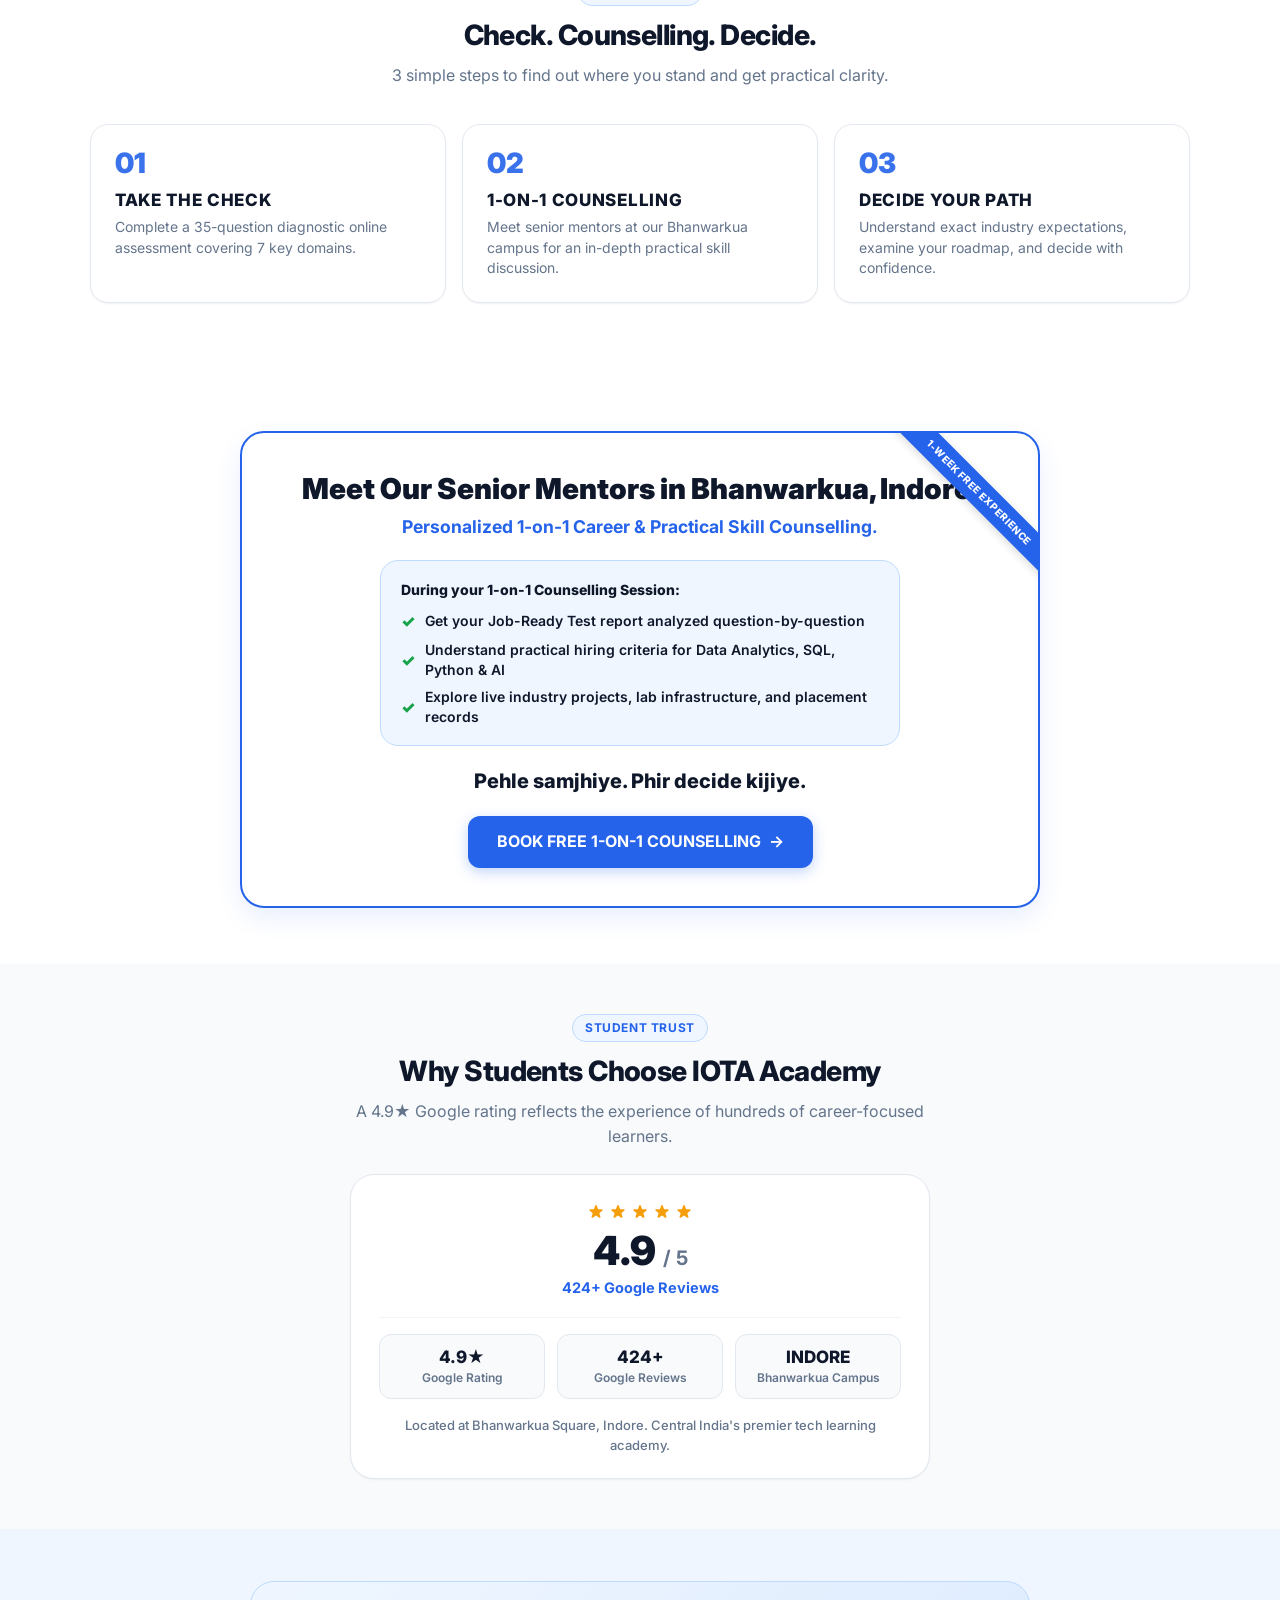
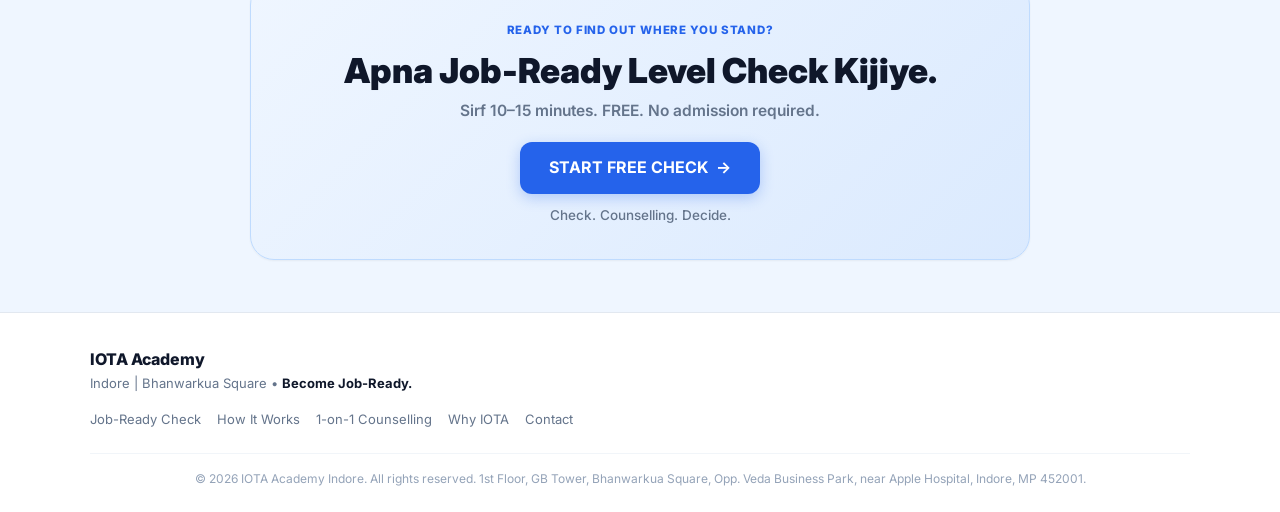
<file: indore.html>
<!DOCTYPE html>
<html lang="en">

<head>
  <meta charset="UTF-8" />
  <meta name="viewport" content="width=device-width, initial-scale=1.0, maximum-scale=5.0" />

  <!-- SEO & Social Meta Tags -->
  <title>FREE Job-Ready Check | IOTA Academy Indore</title>
  <meta name="description"
    content="Take the FREE Job-Ready Check by IOTA Academy Indore (Bhanwarkua). Check your practical skills in Data Analytics, Python, SQL, Power BI & AI and understand where you stand." />
  <meta name="robots" content="index, follow" />

  <!-- Open Graph / Meta Ads Sharing -->
  <meta property="og:type" content="website" />
  <meta property="og:title" content="FREE Job-Ready Check | IOTA Academy Indore" />
  <meta property="og:description"
    content="Check practical skills in Data Analytics, SQL, Python, Excel & AI for free in 10–15 minutes. Bhanwarkua Square, Indore." />
  <meta property="og:site_name" content="IOTA Academy Indore" />

  <!-- Google Font: Inter -->
  <link rel="preconnect" href="https://fonts.googleapis.com" />
  <link rel="preconnect" href="https://fonts.gstatic.com" crossorigin />
  <link href="https://fonts.googleapis.com/css2?family=Inter:wght@400;500;600;700;800;900&display=swap"
    rel="stylesheet" />

  <!-- Main Stylesheet -->
  <link rel="stylesheet" href="css/style.css" />
</head>

<body>

  <!-- =======================================================================
       STICKY HEADER
       ======================================================================= -->
  <header class="site-header" id="site-header">
    <div class="container">
      <div class="header-inner">

        <!-- Brand Logo -->
        <a href="#top" class="brand-logo" aria-label="IOTA Academy Indore Home">
          <img src="logo.jpg" alt="IOTA Academy Logo" class="brand-logo-img" id="brand-logo-img" width="38"
            height="38" />
        </a>

        <!-- Desktop Nav -->
        <nav class="desktop-nav" aria-label="Main Navigation">
          <a href="#top">Home</a>
          <a href="#what-you-check">Job-Ready Check</a>
          <a href="#how-it-works">How It Works</a>
          <a href="#counselling">1-on-1 Counselling</a>
          <a href="#trust">Why IOTA</a>
        </nav>

        <!-- Header CTA -->
        <div class="header-action">
          <button type="button" class="btn btn-primary header-cta-btn js-start-check" id="header-start-btn">
            Start Free Check
          </button>
        </div>

      </div>
    </div>
  </header>

  <!-- =======================================================================
       HERO SECTION
       ======================================================================= -->
  <section class="hero-section" id="top">
    <div class="container">
      <div class="hero-grid">

        <!-- Hero Content (Left) -->
        <div class="hero-content">

          <!-- Exact H1 Copy Required -->
          <h1 class="hero-title">Degree Hai. Job-Ready Ho?</h1>

          <!-- Exact H3 Copy Required -->
          <h3 class="hero-subtitle">Find out with a FREE Job-Ready Check.</h3>

          <p class="hero-description">
            Check your practical skills and understand <strong>where you stand.</strong>
          </p>

          <!-- 3 Benefit Badges Required -->
          <div class="benefit-badges-row">
            <span class="benefit-badge">
              <span class="check-icon">✓</span> FREE
            </span>
            <span class="benefit-badge">
              <span class="check-icon">✓</span> 10–15 Minutes
            </span>
            <span class="benefit-badge">
              <span class="check-icon">✓</span> No Admission Required
            </span>
          </div>

          <!-- Primary CTA & WhatsApp Contact -->
          <div class="hero-cta-wrapper">
            <button type="button" class="btn btn-primary btn-lg js-start-check" id="hero-primary-cta">
              Start Free Check
            </button>
            <a href="https://wa.me/916266788172?text=Hi%20IOTA%20Academy%20Indore%2C%20I%20want%20to%20connect%20regarding%20the%20Job-Ready%20Check."
              target="_blank" rel="noopener noreferrer" class="btn btn-whatsapp btn-lg js-whatsapp-link"
              data-wa-type="HERO_CONTACT" id="hero-whatsapp-cta" title="Chat on WhatsApp (6266788172)">
              <svg class="btn-wa-icon" viewBox="0 0 24 24" width="20" height="20" fill="currentColor"
                aria-hidden="true">
                <path
                  d="M12.031 6.172c-3.181 0-5.767 2.586-5.768 5.766-.001 1.298.38 2.27 1.019 3.287l-.711 2.598 2.664-.698c.95.518 1.777.781 2.796.781 3.182 0 5.768-2.587 5.768-5.768.001-3.182-2.585-5.768-5.768-5.768zm3.393 8.3c-.149.418-.752.766-1.049.809-.272.039-.623.072-1.012-.054-.251-.081-.575-.195-1.013-.383-1.848-.795-3.047-2.673-3.14-2.797-.093-.124-.753-1.002-.753-1.912 0-.91.477-1.357.647-1.543.17-.186.372-.232.496-.232.124 0 .248.001.356.006.114.006.267-.043.418.32.155.372.528 1.288.574 1.381.047.093.078.202.016.326-.062.124-.093.202-.186.31-.093.109-.196.243-.28.326-.093.093-.19.195-.082.381.109.186.482.795 1.034 1.286.711.633 1.311.83 1.497.923.186.093.295.078.404-.047.109-.124.466-.543.59-.73.124-.186.248-.155.418-.093.17.062 1.086.512 1.272.605.186.093.31.14.356.217.047.078.047.45-.102.868zM12 2C6.477 2 2 6.477 2 12c0 1.89.525 3.66 1.438 5.168L2 22l4.98-1.306A9.957 9.957 0 0 0 12 22c5.523 0 10-4.477 10-10S17.523 2 12 2zm0 18.167c-1.604 0-3.096-.454-4.364-1.238l-.313-.193-2.947.773.786-2.87-.212-.338A8.132 8.132 0 0 1 3.833 12c0-4.503 3.664-8.167 8.167-8.167 4.503 0 8.167 3.664 8.167 8.167 0 4.503-3.664 8.167-8.167 8.167z" />
              </svg>
              <span>Contact Us on WhatsApp</span>
            </a>
          </div>

          <!-- Trust & Social Proof Note -->
          <div class="hero-footer-note">
            <span>IOTA Academy Indore</span>
            <span class="dot-sep">•</span>
            <span class="hero-rating-note"><span class="hero-star">4.9★</span> / 424+ Google Reviews</span>
            <span class="dot-sep">•</span>
            <strong>Free 1-on-1 Counselling at Bhanwarkua</strong>
          </div>
        </div>

        <!-- How IOTA Works Card (Right: Check > Counselling > Decide) -->
        <div class="how-iota-card" aria-label="How IOTA Works">
          <div class="how-iota-header">
            <span class="how-iota-tag">HOW IOTA WORKS</span>
            <h3 class="how-iota-title">Check. Counselling. Decide.</h3>
            <p class="how-iota-subheading">A simple, transparent way to know if IOTA is right for you.</p>
          </div>

          <div class="how-iota-steps">
            <!-- STEP 01: CHECK -->
            <div class="how-step-item">
              <div class="step-indicator">
                <span class="step-num">01</span>
                <span class="step-line" aria-hidden="true"></span>
              </div>
              <div class="step-content">
                <h4 class="step-title">CHECK</h4>
                <p class="step-desc">Take the FREE 35-question diagnostic Job-Ready Check.</p>
              </div>
            </div>

            <!-- STEP 02: COUNSELLING (Subtle accent) -->
            <div class="how-step-item how-step-accent">
              <div class="step-indicator">
                <span class="step-num step-num-accent">02</span>
                <span class="step-line" aria-hidden="true"></span>
              </div>
              <div class="step-content">
                <h4 class="step-title">COUNSELLING</h4>
                <p class="step-desc">1-on-1 in-person skill & career counselling at Bhanwarkua, Indore.</p>
              </div>
            </div>

            <!-- STEP 03: DECIDE -->
            <div class="how-step-item">
              <div class="step-indicator">
                <span class="step-num">03</span>
              </div>
              <div class="step-content">
                <h4 class="step-title">DECIDE</h4>
                <p class="step-desc">Review your personalized roadmap and decide for yourself.</p>
              </div>
            </div>
          </div>

          <!-- Bottom Reassurance -->
          <div class="how-iota-footer">
            <p class="how-footer-text">No false promises. No admission pressure.</p>
          </div>
        </div>

      </div>
    </div>
  </section>

  <!-- =======================================================================
       WHAT WILL YOU CHECK SECTION
       ======================================================================= -->
  <section class="section-padding bg-slate-section" id="what-you-check">
    <div class="container">
      <div class="section-header">
        <span class="section-tag">FREE JOB-READY CHECK</span>
        <h2 class="section-title">Job-Ready Check Mein Kya Check Hoga?</h2>
        <p class="section-subtitle">
          7 practical areas check karke samjhiye ki aap abhi kahan stand karte hain.
        </p>
      </div>

      <div class="skills-grid">
        <!-- Card 1: Aptitude & Maths -->
        <div class="skill-card">
          <div class="skill-icon-wrap" aria-hidden="true">
            <svg class="skill-icon" viewBox="0 0 24 24" width="20" height="20" fill="none" stroke="currentColor"
              stroke-width="2" stroke-linecap="round" stroke-linejoin="round">
              <rect x="2" y="3" width="20" height="14" rx="2" ry="2"></rect>
              <line x1="8" y1="21" x2="16" y2="21"></line>
              <line x1="12" y1="17" x2="12" y2="21"></line>
            </svg>
          </div>
          <div class="skill-info">
            <h3 class="skill-title">Aptitude & Maths</h3>
            <p class="skill-desc">Numbers, percentages, trends aur practical calculations</p>
          </div>
        </div>

        <!-- Card 2: Excel -->
        <div class="skill-card">
          <div class="skill-icon-wrap" aria-hidden="true">
            <svg class="skill-icon" viewBox="0 0 24 24" width="20" height="20" fill="none" stroke="currentColor"
              stroke-width="2" stroke-linecap="round" stroke-linejoin="round">
              <line x1="12" y1="20" x2="12" y2="10"></line>
              <line x1="18" y1="20" x2="18" y2="4"></line>
              <line x1="6" y1="20" x2="6" y2="16"></line>
            </svg>
          </div>
          <div class="skill-info">
            <h3 class="skill-title">Excel</h3>
            <p class="skill-desc">Formulas, XLOOKUP, pivot tables aur business reporting</p>
          </div>
        </div>

        <!-- Card 3: SQL -->
        <div class="skill-card">
          <div class="skill-icon-wrap" aria-hidden="true">
            <svg class="skill-icon" viewBox="0 0 24 24" width="20" height="20" fill="none" stroke="currentColor"
              stroke-width="2" stroke-linecap="round" stroke-linejoin="round">
              <ellipse cx="12" cy="5" rx="9" ry="3"></ellipse>
              <path d="M21 12c0 1.66-4 3-9 3s-9-1.34-9-3"></path>
              <path d="M3 5v14c0 1.66 4 3 9 3s9-1.34 9-3V5"></path>
            </svg>
          </div>
          <div class="skill-info">
            <h3 class="skill-title">SQL</h3>
            <p class="skill-desc">Tables, filtering, joins, aggregations aur real business data queries</p>
          </div>
        </div>

        <!-- Card 4: Python -->
        <div class="skill-card">
          <div class="skill-icon-wrap" aria-hidden="true">
            <svg class="skill-icon" viewBox="0 0 24 24" width="20" height="20" fill="none" stroke="currentColor"
              stroke-width="2" stroke-linecap="round" stroke-linejoin="round">
              <polyline points="16 18 22 12 16 6"></polyline>
              <polyline points="8 6 2 12 8 18"></polyline>
            </svg>
          </div>
          <div class="skill-info">
            <h3 class="skill-title">Python</h3>
            <p class="skill-desc">Syntax clarity, data types, condition flows aur basic automation</p>
          </div>
        </div>

        <!-- Card 5: Power BI & Data Visualisation -->
        <div class="skill-card">
          <div class="skill-icon-wrap" aria-hidden="true">
            <svg class="skill-icon" viewBox="0 0 24 24" width="20" height="20" fill="none" stroke="currentColor"
              stroke-width="2" stroke-linecap="round" stroke-linejoin="round">
              <path d="M21.21 15.89A10 10 0 1 1 8 2.83"></path>
              <path d="M22 12A10 10 0 0 0 12 2v10z"></path>
            </svg>
          </div>
          <div class="skill-info">
            <h3 class="skill-title">Power BI & Data Visualisation</h3>
            <p class="skill-desc">Dashboards, visual selection, KPI metrics aur generative AI tools</p>
          </div>
        </div>

        <!-- Card 6: Career & Interview Readiness -->
        <div class="skill-card">
          <div class="skill-icon-wrap" aria-hidden="true">
            <svg class="skill-icon" viewBox="0 0 24 24" width="20" height="20" fill="none" stroke="currentColor"
              stroke-width="2" stroke-linecap="round" stroke-linejoin="round">
              <rect width="20" height="14" x="2" y="7" rx="2" ry="2"></rect>
              <path d="M16 21V5a2 2 0 0 0-2-2h-4a2 2 0 0 0-2 2v16"></path>
            </svg>
          </div>
          <div class="skill-info">
            <h3 class="skill-title">Career & Interview Readiness</h3>
            <p class="skill-desc">Resume clarity, practical project presentation aur interview readiness</p>
          </div>
        </div>

        <!-- Card 7: Interview Puzzle -->
        <div class="skill-card">
          <div class="skill-icon-wrap" aria-hidden="true">
            <svg class="skill-icon" viewBox="0 0 24 24" width="20" height="20" fill="none" stroke="currentColor"
              stroke-width="2" stroke-linecap="round" stroke-linejoin="round">
              <path d="M14 2a2 2 0 0 1 2 2v1a2 2 0 0 0 2 2h1a2 2 0 0 1 2 2v2a2 2 0 0 1-2 2h-1a2 2 0 0 0-2 2v1a2 2 0 0 1-2 2h-2a2 2 0 0 1-2-2v-1a2 2 0 0 0-2-2H7a2 2 0 0 1-2-2v-2a2 2 0 0 1 2-2h1a2 2 0 0 0 2-2V4a2 2 0 0 1 2-2h2z"></path>
            </svg>
          </div>
          <div class="skill-info">
            <h3 class="skill-title">Interview Puzzle</h3>
            <p class="skill-desc">Logical brain teasers aur probability puzzles</p>
          </div>
        </div>
      </div>

      <!-- Mid CTA -->
      <div class="section-cta-wrap">
        <button type="button" class="btn btn-primary js-start-check" id="skills-cta-btn">
          TAKE THE FREE CHECK
          <span aria-hidden="true">→</span>
        </button>
      </div>
    </div>
  </section>

  <!-- =======================================================================
       HOW IT WORKS SECTION (Check > Counselling > Decide)
       ======================================================================= -->
  <section class="section-padding bg-white" id="how-it-works">
    <div class="container">
      <div class="section-header">
        <span class="section-tag">Step-by-Step</span>
        <h2 class="section-title">Check. Counselling. Decide.</h2>
        <p class="section-subtitle">
          3 simple steps to find out where you stand and get practical clarity.
        </p>
      </div>

      <div class="steps-grid">
        <!-- Step 1 -->
        <div class="step-card">
          <div class="step-number">01</div>
          <h3 class="step-title">Take the Check</h3>
          <p class="step-desc">Complete a 35-question diagnostic online assessment covering 7 key domains.</p>
        </div>

        <!-- Step 2 -->
        <div class="step-card">
          <div class="step-number">02</div>
          <h3 class="step-title">1-on-1 Counselling</h3>
          <p class="step-desc">Meet senior mentors at our Bhanwarkua campus for an in-depth practical skill discussion.
          </p>
        </div>

        <!-- Step 3 -->
        <div class="step-card">
          <div class="step-number">03</div>
          <h3 class="step-title">Decide Your Path</h3>
          <p class="step-desc">Understand exact industry expectations, examine your roadmap, and decide with confidence.
          </p>
        </div>
      </div>
    </div>
  </section>

  <!-- =======================================================================
       1-ON-1 COUNSELLING SECTION (Indore Bhanwarkua Campus)
       ======================================================================= -->
  <section class="experience-section bg-white" id="counselling">
    <div class="container">
      <div class="experience-banner-card">

        <h2 class="experience-title">Meet Our Senior Mentors in Bhanwarkua, Indore.</h2>
        <h3 class="experience-subheading">Personalized 1-on-1 Career & Practical Skill Counselling.</h3>

        <div class="experience-checklist">
          <div class="checklist-intro">During your 1-on-1 Counselling Session:</div>
          <div class="checklist-item">
            <span class="chk">✓</span>
            <span>Get your Job-Ready Test report analyzed question-by-question</span>
          </div>
          <div class="checklist-item">
            <span class="chk">✓</span>
            <span>Understand practical hiring criteria for Data Analytics, SQL, Python & AI</span>
          </div>
          <div class="checklist-item">
            <span class="chk">✓</span>
            <span>Explore live industry projects, lab infrastructure, and placement records</span>
          </div>
        </div>

        <div class="experience-tagline">Pehle samjhiye. Phir decide kijiye.</div>

        <button type="button" class="btn btn-primary btn-lg js-book-counselling" id="counselling-cta-btn">
          BOOK FREE 1-ON-1 COUNSELLING
          <span aria-hidden="true">→</span>
        </button>
      </div>
    </div>
  </section>

  <!-- =======================================================================
       TRUST SECTION (4.9★ / 424+ Reviews)
       ======================================================================= -->
  <section class="section-padding bg-slate-section" id="trust">
    <div class="container">
      <div class="section-header trust-header">
        <span class="section-tag">STUDENT TRUST</span>
        <h2 class="section-title">Why Students Choose IOTA Academy</h2>
        <p class="section-subtitle">
          A 4.9★ Google rating reflects the experience of hundreds of career-focused learners.
        </p>
      </div>

      <div class="trust-stat-box">
        <!-- Main Review Proof -->
        <div class="trust-rating-main">
          <div class="trust-stars-row" aria-label="5 out of 5 stars">
            <svg class="star-icon" viewBox="0 0 20 20" fill="currentColor" width="18" height="18" aria-hidden="true">
              <path
                d="M9.049 2.927c.3-.921 1.603-.921 1.902 0l1.07 3.292a1 1 0 00.95.69h3.462c.969 0 1.371 1.24.588 1.81l-2.8 2.034a1 1 0 00-.364 1.118l1.07 3.292c.3.921-.755 1.688-1.54 1.118l-2.8-2.034a1 1 0 00-1.175 0l-2.8 2.034c-.784.57-1.838-.197-1.539-1.118l1.07-3.292a1 1 0 00-.364-1.118L2.98 8.72c-.783-.57-.38-1.81.588-1.81h3.461a1 1 0 00.951-.69l1.07-3.292z" />
            </svg>
            <svg class="star-icon" viewBox="0 0 20 20" fill="currentColor" width="18" height="18" aria-hidden="true">
              <path
                d="M9.049 2.927c.3-.921 1.603-.921 1.902 0l1.07 3.292a1 1 0 00.95.69h3.462c.969 0 1.371 1.24.588 1.81l-2.8 2.034a1 1 0 00-.364 1.118l1.07 3.292c.3.921-.755 1.688-1.54 1.118l-2.8-2.034a1 1 0 00-1.175 0l-2.8 2.034c-.784.57-1.838-.197-1.539-1.118l1.07-3.292a1 1 0 00-.364-1.118L2.98 8.72c-.783-.57-.38-1.81.588-1.81h3.461a1 1 0 00.951-.69l1.07-3.292z" />
            </svg>
            <svg class="star-icon" viewBox="0 0 20 20" fill="currentColor" width="18" height="18" aria-hidden="true">
              <path
                d="M9.049 2.927c.3-.921 1.603-.921 1.902 0l1.07 3.292a1 1 0 00.95.69h3.462c.969 0 1.371 1.24.588 1.81l-2.8 2.034a1 1 0 00-.364 1.118l1.07 3.292c.3.921-.755 1.688-1.54 1.118l-2.8-2.034a1 1 0 00-1.175 0l-2.8 2.034c-.784.57-1.838-.197-1.539-1.118l1.07-3.292a1 1 0 00-.364-1.118L2.98 8.72c-.783-.57-.38-1.81.588-1.81h3.461a1 1 0 00.951-.69l1.07-3.292z" />
            </svg>
            <svg class="star-icon" viewBox="0 0 20 20" fill="currentColor" width="18" height="18" aria-hidden="true">
              <path
                d="M9.049 2.927c.3-.921 1.603-.921 1.902 0l1.07 3.292a1 1 0 00.95.69h3.462c.969 0 1.371 1.24.588 1.81l-2.8 2.034a1 1 0 00-.364 1.118l1.07 3.292c.3.921-.755 1.688-1.54 1.118l-2.8-2.034a1 1 0 00-1.175 0l-2.8 2.034c-.784.57-1.838-.197-1.539-1.118l1.07-3.292a1 1 0 00-.364-1.118L2.98 8.72c-.783-.57-.38-1.81.588-1.81h3.461a1 1 0 00.951-.69l1.07-3.292z" />
            </svg>
            <svg class="star-icon" viewBox="0 0 20 20" fill="currentColor" width="18" height="18" aria-hidden="true">
              <path
                d="M9.049 2.927c.3-.921 1.603-.921 1.902 0l1.07 3.292a1 1 0 00.95.69h3.462c.969 0 1.371 1.24.588 1.81l-2.8 2.034a1 1 0 00-.364 1.118l1.07 3.292c.3.921-.755 1.688-1.54 1.118l-2.8-2.034a1 1 0 00-1.175 0l-2.8 2.034c-.784.57-1.838-.197-1.539-1.118l1.07-3.292a1 1 0 00-.364-1.118L2.98 8.72c-.783-.57-.38-1.81.588-1.81h3.461a1 1 0 00.951-.69l1.07-3.292z" />
            </svg>
          </div>

          <div class="trust-score">
            4.9 <span class="trust-scale">/ 5</span>
          </div>
          <div class="trust-reviews-count">424+ Google Reviews</div>
        </div>

        <!-- 3 Compact Supporting Trust Proof Blocks -->
        <div class="trust-signals-row">
          <div class="trust-signal-item">
            <span class="trust-signal-value">4.9★</span>
            <span class="trust-signal-label">Google Rating</span>
          </div>
          <div class="trust-signal-item">
            <span class="trust-signal-value">424+</span>
            <span class="trust-signal-label">Google Reviews</span>
          </div>
          <div class="trust-signal-item">
            <span class="trust-signal-value">INDORE</span>
            <span class="trust-signal-label">Bhanwarkua Campus</span>
          </div>
        </div>

        <p class="trust-branch-note">
          Located at Bhanwarkua Square, Indore. Central India's premier tech learning academy.
        </p>
      </div>
    </div>
  </section>

  <!-- =======================================================================
       FINAL CTA SECTION
       ======================================================================= -->
  <section class="section-padding bg-light-blue-section" id="final-cta">
    <div class="container">
      <div class="final-cta-card">
        <span class="final-cta-tag">READY TO FIND OUT WHERE YOU STAND?</span>
        <h2 class="final-cta-title">Apna Job-Ready Level Check Kijiye.</h2>
        <p class="final-cta-sub">Sirf 10–15 minutes. FREE. No admission required.</p>

        <div class="final-cta-action">
          <button type="button" class="btn btn-primary btn-lg js-start-check" id="final-cta-btn">
            START FREE CHECK
            <span aria-hidden="true">→</span>
          </button>
        </div>

        <p class="final-cta-reassurance">Check. Counselling. Decide.</p>
      </div>
    </div>
  </section>

  <!-- =======================================================================
       FOOTER
       ======================================================================= -->
  <footer class="site-footer">
    <div class="container">
      <div class="footer-top">
        <div class="footer-brand">
          <h4>IOTA Academy</h4>
          <p>Indore | Bhanwarkua Square • <strong>Become Job-Ready.</strong></p>
        </div>
        <div class="footer-nav">
          <a href="#top" class="js-start-check">Job-Ready Check</a>
          <a href="#how-it-works">How It Works</a>
          <a href="#counselling">1-on-1 Counselling</a>
          <a href="#trust">Why IOTA</a>
          <a href="#" class="js-whatsapp-link" data-wa-type="DEFAULT">Contact</a>
        </div>
      </div>
      <div class="footer-bottom">
        &copy; <span id="current-year">2025</span> IOTA Academy Indore. All rights reserved. 1st Floor, GB Tower,
        Bhanwarkua Square, Opp. Veda Business Park, near Apple Hospital, Indore, MP 452001.
      </div>
    </div>
  </footer>

  <!-- =======================================================================
       STICKY MOBILE CTA (Always visible on mobile scroll)
       ======================================================================= -->
  <div class="sticky-mobile-cta" id="sticky-mobile-cta">
    <button type="button" class="btn btn-primary btn-full js-start-check" id="mobile-sticky-btn">
      START FREE JOB-READY CHECK →
    </button>
  </div>

  <!-- =======================================================================
       FLOATING WHATSAPP BUTTON
       ======================================================================= -->
  <button type="button" class="floating-whatsapp-btn js-whatsapp-link" data-wa-type="DEFAULT"
    aria-label="Contact IOTA Academy Indore on WhatsApp" title="Chat on WhatsApp">
    <svg class="floating-wa-icon" viewBox="0 0 24 24" width="28" height="28" fill="currentColor" aria-hidden="true">
      <path
        d="M12.031 6.172c-3.181 0-5.767 2.586-5.768 5.766-.001 1.298.38 2.27 1.019 3.287l-.711 2.598 2.664-.698c.95.518 1.777.781 2.796.781 3.182 0 5.768-2.587 5.768-5.768.001-3.182-2.585-5.768-5.768-5.768zm3.393 8.3c-.149.418-.752.766-1.049.809-.272.039-.623.072-1.012-.054-.251-.081-.575-.195-1.013-.383-1.848-.795-3.047-2.673-3.14-2.797-.093-.124-.753-1.002-.753-1.912 0-.91.477-1.357.647-1.543.17-.186.372-.232.496-.232.124 0 .248.001.356.006.114.006.267-.043.418.32.155.372.528 1.288.574 1.381.047.093.078.202.016.326-.062.124-.093.202-.186.31-.093.109-.196.243-.28.326-.093.093-.19.195-.082.381.109.186.482.795 1.034 1.286.711.633 1.311.83 1.497.923.186.093.295.078.404-.047.109-.124.466-.543.59-.73.124-.186.248-.155.418-.093.17.062 1.086.512 1.272.605.186.093.31.14.356.217.047.078.047.45-.102.868zM12 2C6.477 2 2 6.477 2 12c0 1.89.525 3.66 1.438 5.168L2 22l4.98-1.306A9.957 9.957 0 0 0 12 22c5.523 0 10-4.477 10-10S17.523 2 12 2zm0 18.167c-1.604 0-3.096-.454-4.364-1.238l-.313-.193-2.947.773.786-2.87-.212-.338A8.132 8.132 0 0 1 3.833 12c0-4.503 3.664-8.167 8.167-8.167 4.503 0 8.167 3.664 8.167 8.167 0 4.503-3.664 8.167-8.167 8.167z" />
    </svg>
  </button>

  <!-- =======================================================================
       ASSESSMENT MULTI-STEP MODAL
       ======================================================================= -->
  <div class="modal-overlay hidden" id="assessment-modal" role="dialog" aria-modal="true"
    aria-labelledby="assessment-modal-title">
    <div class="modal-card">

      <!-- Modal Header -->
      <div class="modal-header">
        <h2 class="modal-title" id="assessment-modal-title">
          Job-Ready Check • IOTA Academy Indore
        </h2>
        <div class="modal-header-actions">
          <div class="quiz-timer-badge header-timer-badge hidden" id="header-quiz-timer" aria-label="Time Remaining">
            <svg class="timer-icon" viewBox="0 0 24 24" width="14" height="14" fill="none" stroke="currentColor"
              stroke-width="2.2" stroke-linecap="round" stroke-linejoin="round">
              <circle cx="12" cy="12" r="10"></circle>
              <polyline points="12 6 12 12 16 14"></polyline>
            </svg>
            <span class="timer-digits" id="header-timer-display">20:00</span>
          </div>
          <button type="button" class="modal-close-btn js-close-modal" aria-label="Close modal">
            ✕
          </button>
        </div>
      </div>

      <!-- Modal Body (Steps Container) -->
      <div class="modal-body" id="modal-body-container">

        <!-- STEP 0: INSTRUCTIONS / GUIDELINES VIEW -->
        <div id="instruction-step-view">
          <div class="instruction-header-box">
            <h3 class="instruction-heading">Test Dene Se Pehle Yeh Zaroor Padhein</h3>
            <p class="instruction-sub">
              Yeh test aapki current practical job-readiness ko accurately measure karne ke liye banaya gaya hai.
            </p>
          </div>

          <div class="instruction-guidelines-wrap">
            <h4 class="guidelines-title">Zaroori Nirdesh (Guidelines):</h4>

            <div class="guidelines-list">
              <div class="guideline-card">
                <span class="guideline-icon">⏱️</span>
                <div class="guideline-text">
                  <strong>20 Minutes Timer:</strong> Test ke liye 20 min milenge. Time khatam hone par test auto-submit
                  ho jayega.
                </div>
              </div>

              <div class="guideline-card">
                <span class="guideline-icon">🎯</span>
                <div class="guideline-text">
                  <strong>Diagnostic Evaluation:</strong> Har question ka answer dhyan se select karein. Negative
                  marking nahi hai.
                </div>
              </div>

              <div class="guideline-card">
                <span class="guideline-icon">🚫</span>
                <div class="guideline-text">
                  <strong>No Guesswork:</strong> Apne actual practical knowledge se answer dein taaki result accurate
                  mile.
                </div>
              </div>

              <div class="guideline-card">
                <span class="guideline-icon">📊</span>
                <div class="guideline-text">
                  <strong>Instant Scorecard:</strong> Test khatam hote hi detailed report apko apke WhatsApp pr milegi.
                </div>
              </div>
            </div>
          </div>

          <!-- Checkbox Confirmation Card -->
          <div class="instruction-confirm-card">
            <label class="confirm-checkbox-label" for="instruction-confirm-checkbox">
              <input type="checkbox" id="instruction-confirm-checkbox" class="confirm-checkbox-input" />
              <span class="custom-checkbox-box" aria-hidden="true"></span>
              <span class="confirm-checkbox-text">
                Maine instructions padh liye hain aur main test shuru karne ke liye taiyar hoon.
              </span>
            </label>
          </div>

          <!-- Proceed Button -->
          <div class="instruction-action-wrap">
            <button type="button" class="btn btn-primary btn-full btn-lg" id="instruction-proceed-btn" disabled>
              Test Shuru Karein (Proceed) →
            </button>
            <p class="instruction-btn-hint" id="instruction-btn-hint">
              Kripya test shuru karne ke liye upar tick karein.
            </p>
          </div>
        </div>

        <!-- STEP 1: QUIZ QUESTIONS VIEW -->
        <div id="quiz-step-view" class="hidden">
          <div class="quiz-top-bar">
            <div class="quiz-meta-row">
              <span class="quiz-counter" id="quiz-counter">Question 1 of 35</span>
              <div class="quiz-timer-badge" id="quiz-timer-badge" aria-label="Time Remaining">
                <svg class="timer-icon" viewBox="0 0 24 24" width="16" height="16" fill="none" stroke="currentColor"
                  stroke-width="2.2" stroke-linecap="round" stroke-linejoin="round">
                  <circle cx="12" cy="12" r="10"></circle>
                  <polyline points="12 6 12 12 16 14"></polyline>
                </svg>
                <span class="timer-label">Time Left:</span>
                <span class="timer-digits" id="quiz-timer-display">20:00</span>
              </div>
              <span class="quiz-category-tag" id="quiz-category-badge">🧮 Aptitude & Maths</span>
            </div>
            <div class="progress-track" role="progressbar" aria-valuenow="10" aria-valuemin="0" aria-valuemax="100">
              <div class="progress-fill" id="quiz-progress-bar"></div>
            </div>
          </div>

          <h3 class="question-heading" id="quiz-question-text">
            Question text loading...
          </h3>

          <div class="options-list" id="quiz-options-container" role="radiogroup">
            <!-- Dynamic options rendered by assessment-indore.js -->
          </div>

          <!-- Mandatory Option Alert -->
          <div class="quiz-error-alert hidden" id="quiz-mandatory-alert" role="alert" aria-live="polite">
            <span class="alert-icon">⚠️</span>
            <span>Aage badhne ke liye kripya ek option select karein.</span>
          </div>

          <!-- Question Navigation -->
          <div class="quiz-nav-row">
            <button type="button" class="btn btn-secondary" id="quiz-prev-btn" style="visibility: hidden;">
              ← Previous
            </button>
            <button type="button" class="btn btn-primary" id="quiz-next-btn">
              Next Question →
            </button>
          </div>
        </div>

        <!-- STEP 2: LEAD CAPTURE VIEW -->
        <div id="lead-step-view" class="hidden">
          <!-- Timeout Alert (Shown only when 20 min timer expires) -->
          <div id="quiz-timeout-alert" class="quiz-timeout-alert hidden" role="alert">
            <span class="timeout-alert-icon">⏰</span>
            <div class="timeout-alert-content">
              <strong class="timeout-alert-title">Samay Samapt (Time's Up)!</strong>
              <p class="timeout-alert-text">
                Aapka 20 minutes ka exam time complete ho gaya hai aur test automatically submit kar diya gaya hai.
                Kripya apna scorecard dekhne ke liye apni details bharein.
              </p>
            </div>
          </div>

          <div class="lead-view-header">
            <div class="lead-ready-badge">Assessment Complete!</div>
            <h3 class="lead-main-title">Apna Scorecard Dekhein</h3>
            <p class="lead-subtitle">
              Apni details enter karein taaki aapko instant scorecard mil sake.
            </p>
          </div>

          <form id="lead-capture-form" novalidate>
            <div class="form-group">
              <label class="form-label" for="lead-name">Aapka Poora Naam (Full Name) *</label>
              <input type="text" id="lead-name" class="form-control" placeholder="Jaise: Rahul Sharma" required />
            </div>

            <div class="form-group">
              <label class="form-label" for="lead-phone">WhatsApp Number *</label>
              <div class="phone-input-wrap">
                <span class="phone-prefix">+91</span>
                <input type="tel" id="lead-phone" class="form-control" placeholder="10-digit WhatsApp number"
                  maxlength="10" required />
              </div>
              <p class="form-help-text" style="margin-top: 6px; font-size: 12px; color: #475569; font-weight: 500;">
                Enter Valid WhatsApp No. to get the Score in you whatsapp
              </p>
            </div>

            <div id="lead-error-msg" class="form-error-msg hidden" role="alert"></div>

            <div style="margin-top: 20px;">
              <button type="submit" class="btn btn-primary btn-full btn-lg" id="lead-submit-btn">
                Get Score Report
              </button>
            </div>
          </form>
        </div>



        <!-- Result CTA Card connecting to Indore Branch -->
        <div class="result-cta-card">
          <h3>Book Your Free 1-on-1 Career Counselling</h3>
          <p>Visit IOTA Academy Indore (Bhanwarkua) and get your practical roadmap, doubts, and skill gaps assessed in
            person.</p>

          <div class="result-cta-buttons">
            <button type="button" class="btn btn-primary js-book-counselling">
              BOOK FREE 1-ON-1 COUNSELLING
            </button>
            <button type="button" class="btn btn-whatsapp js-whatsapp-link" data-wa-type="AFTER_ASSESSMENT">
              <svg class="btn-wa-icon" viewBox="0 0 24 24" width="18" height="18" fill="currentColor"
                aria-hidden="true">
                <path
                  d="M12.031 6.172c-3.181 0-5.767 2.586-5.768 5.766-.001 1.298.38 2.27 1.019 3.287l-.711 2.598 2.664-.698c.95.518 1.777.781 2.796.781 3.182 0 5.768-2.587 5.768-5.768.001-3.182-2.585-5.768-5.768-5.768zm3.393 8.3c-.149.418-.752.766-1.049.809-.272.039-.623.072-1.012-.054-.251-.081-.575-.195-1.013-.383-1.848-.795-3.047-2.673-3.14-2.797-.093-.124-.753-1.002-.753-1.912 0-.91.477-1.357.647-1.543.17-.186.372-.232.496-.232.124 0 .248.001.356.006.114.006.267-.043.418.32.155.372.528 1.288.574 1.381.047.093.078.202.016.326-.062.124-.093.202-.186.31-.093.109-.196.243-.28.326-.093.093-.19.195-.082.381.109.186.482.795 1.034 1.286.711.633 1.311.83 1.497.923.186.093.295.078.404-.047.109-.124.466-.543.59-.73.124-.186.248-.155.418-.093.17.062 1.086.512 1.272.605.186.093.31.14.356.217.047.078.047.45-.102.868zM12 2C6.477 2 2 6.477 2 12c0 1.89.525 3.66 1.438 5.168L2 22l4.98-1.306A9.957 9.957 0 0 0 12 22c5.523 0 10-4.477 10-10S17.523 2 12 2zm0 18.167c-1.604 0-3.096-.454-4.364-1.238l-.313-.193-2.947.773.786-2.87-.212-.338A8.132 8.132 0 0 1 3.833 12c0-4.503 3.664-8.167 8.167-8.167 4.503 0 8.167 3.664 8.167 8.167 0 4.503-3.664 8.167-8.167 8.167z" />
              </svg>
              <span>WhatsApp Us</span>
            </button>
          </div>
        </div>

      </div>

    </div>
  </div>

  <!-- =======================================================================
       1-ON-1 COUNSELLING BOOKING MODAL (Indore Bhanwarkua Campus Walk-In)
       ======================================================================= -->
  <div class="modal-overlay hidden" id="counselling-booking-modal" role="dialog" aria-modal="true">
    <div class="modal-card" style="max-width: 480px;">
      <div class="modal-header">
        <h4 style="font-weight: 800; font-size: 15px; color: #0f172a;">
          Book Free 1-on-1 Counselling at Bhanwarkua
        </h4>
        <button type="button" class="modal-close-btn" onclick="IOTA_ASSESSMENT.closeCounsellingBooking()">✕</button>
      </div>
      <div class="modal-body">
        <p style="font-size: 13.5px; color: #64748b; margin-bottom: 18px;">
          Meet senior mentors at <strong>IOTA Academy Indore (Bhanwarkua)</strong> for a personalized practical
          skill evaluation and career roadmap session.
        </p>
        <form id="counselling-booking-form">
          <div class="form-group">
            <label class="form-label" for="counselling-name">Your Name</label>
            <input type="text" id="counselling-name" class="form-control" placeholder="Enter your full name" required />
          </div>
          <div class="form-group">
            <label class="form-label" for="counselling-phone">WhatsApp Number</label>
            <div class="phone-input-wrap">
              <span class="phone-prefix">+91</span>
              <input type="tel" id="counselling-phone" class="form-control" placeholder="10-digit number" maxlength="10"
                required />
            </div>
          </div>
          <div class="form-group">
            <label class="form-label" for="counselling-date">
              Preferred Date <span style="font-size: 11px; font-weight: normal; color: #64748b;">(Optional)</span>
            </label>
            <input type="date" id="counselling-date" class="form-control" />
          </div>
          <div class="form-group">
            <label class="form-label" for="counselling-time">
              Preferred Time Slot <span style="font-size: 11px; font-weight: normal; color: #64748b;">(Optional)</span>
            </label>
            <select id="counselling-time" class="form-control">
              <option value="Any Time Slot / Flexible" selected>Any Time Slot / Flexible</option>
              <option value="Morning (10:00 AM - 1:00 PM)">Morning (10:00 AM - 1:00 PM)</option>
              <option value="Afternoon (2:00 PM - 5:00 PM)">Afternoon (2:00 PM - 5:00 PM)</option>
              <option value="Evening (5:00 PM - 7:00 PM)">Evening (5:00 PM - 7:00 PM)</option>
            </select>
          </div>
          <button type="submit" class="btn btn-primary btn-full btn-lg" style="margin-top: 10px;">
            CONFIRM MY FREE 1-ON-1 COUNSELLING
          </button>
        </form>
      </div>
    </div>
  </div>

  <!-- =======================================================================
       JOB-READY CHECK SUBMISSION REPORT POPUP MODAL
       ======================================================================= -->
  <div class="modal-overlay hidden" id="report-sent-modal" role="dialog" aria-modal="true"
    onclick="if(event.target === this) IOTA_ASSESSMENT.closeReportModal()">
    <div class="modal-card" style="max-width: 440px; text-align: center;">
      <div class="modal-header" style="justify-content: flex-end; border-bottom: none; padding: 14px 18px 0 18px;">
        <button type="button" class="modal-close-btn" onclick="IOTA_ASSESSMENT.closeReportModal()"
          aria-label="Close">✕</button>
      </div>
      <div class="modal-body" style="padding: 4px 24px 28px 24px;">
        <div
          style="width: 58px; height: 58px; margin: 0 auto 16px auto; border-radius: 50%; background: #ecfdf5; color: #10b981; display: flex; align-items: center; justify-content: center; font-size: 26px; font-weight: 800; border: 2px solid #a7f3d0;">
          ✓
        </div>
        <h3 id="report-modal-title"
          style="font-size: 1.3rem; font-weight: 800; color: #0f172a; margin-bottom: 12px; line-height: 1.35;">
          Thanks for the Giving the Job Ready Check..
        </h3>
        <p id="report-modal-desc" style="font-size: 14.5px; color: #475569; margin-bottom: 24px; line-height: 1.6;">
          your report is sent to your whatsapp no. <strong id="report-modal-phone" style="color: #0f172a;"></strong>
        </p>
        <button type="button" class="btn btn-primary btn-full btn-lg" onclick="IOTA_ASSESSMENT.closeReportModal()"
          style="font-size: 15px; font-weight: 700;">
          OK
        </button>
      </div>
    </div>
  </div>

  <!-- =======================================================================
       SUCCESS CONFIRMATION ALERT MODAL (Call, Address, WhatsApp)
       ======================================================================= -->
  <div class="modal-overlay hidden" id="success-alert-modal" role="dialog" aria-modal="true">
    <div class="modal-card" style="max-width: 480px; text-align: center;">
      <div class="modal-header">
        <h4 style="font-weight: 800; font-size: 15px; color: #0f172a;">
          Request Received
        </h4>
        <button type="button" class="modal-close-btn" onclick="IOTA_ASSESSMENT.closeSuccessModal()">✕</button>
      </div>
      <div class="modal-body" style="padding: 24px 20px;">
        <div class="success-icon-badge">✓</div>
        <h3 id="success-modal-title" style="font-size: 1.35rem; font-weight: 800; color: #0f172a; margin-bottom: 6px;">
          Booking Confirmed!
        </h3>
        <p id="success-modal-desc" style="font-size: 13.5px; color: #64748b; margin-bottom: 20px; line-height: 1.5;">
          Thank you! We have received your details. Our Indore mentor team will connect with you shortly.
        </p>

        <!-- 3 Contact & Location Options -->
        <div class="success-options-grid">

          <!-- 1. CALL OPTION -->
          <a id="success-call-btn" href="tel:6266788172" class="success-action-card success-call">
            <div class="success-action-icon">📞</div>
            <div class="success-action-info">
              <span class="success-action-label">Call Coordinator Directly</span>
              <strong class="success-action-value">+91 6266788172</strong>
            </div>
            <span class="success-action-arrow">→</span>
          </a>

          <!-- 2. WHATSAPP OPTION -->
          <a id="success-wa-btn" href="#" class="success-action-card success-whatsapp js-whatsapp-link"
            data-wa-type="AFTER_ASSESSMENT">
            <div class="success-action-icon">💬</div>
            <div class="success-action-info">
              <span class="success-action-label">Instant Chat on WhatsApp</span>
              <strong class="success-action-value">Connect on WhatsApp</strong>
            </div>
            <span class="success-action-arrow">→</span>
          </a>

          <!-- 3. ADDRESS OPTION -->
          <div class="success-address-card">
            <div class="success-action-icon address-icon">📍</div>
            <div class="success-action-info">
              <span class="success-action-label">IOTA Academy Indore Campus</span>
              <strong class="success-action-value address-value">
                1st Floor, GB Tower, Bhanwarkua Square, Indore
              </strong>
              <span class="success-address-sub">Opp. Veda Business Park, near Apple Hospital, Indore, MP 452001</span>
            </div>
          </div>

          <!-- Maps Direct Directions Button -->
          <a href="https://maps.google.com/?q=IOTA+Academy+Bhanwarkua+Indore" target="_blank" rel="noopener noreferrer"
            class="btn btn-secondary btn-full" style="font-size: 13.5px; min-height: 44px;">
            📍 Open in Google Maps Directions
          </a>

        </div>

        <button type="button" class="btn btn-primary btn-full" style="margin-top: 16px;"
          onclick="IOTA_ASSESSMENT.closeSuccessModal()">
          Done
        </button>
      </div>
    </div>
  </div>

  <!-- =======================================================================
       JAVASCRIPT MODULES (Indore Edition)
       ======================================================================= -->
  <script src="config-indore.js?v=3"></script>
  <script src="js/tracking.js?v=3"></script>
  <script src="js/questions-indore.js?v=3"></script>
  <script src="js/assessment-indore.js?v=3"></script>
  <script>
    // Update footer year dynamically
    document.getElementById('current-year').textContent = new Date().getFullYear();
  </script>
</body>

</html>
</file>
<file: css/style.css>
/* ==========================================================================
   IOTA ACADEMY MANDSAUR — JOB-READY CHECK
   Production-ready, Mobile-First Stylesheet (Light Theme Only)
   ========================================================================== */

:root {
  /* Color Palette */
  --primary: #2563eb;
  --primary-hover: #1d4ed8;
  --primary-light: #eff6ff;
  --primary-border: #bfdbfe;
  
  --dark-navy: #0f172a;
  --text-main: #1e293b;
  --text-muted: #64748b;
  --text-light: #94a3b8;

  --bg-white: #ffffff;
  --bg-light-blue: #eff6ff;
  --bg-slate: #f8fafc;
  --bg-card: #ffffff;

  --border-color: #e2e8f0;
  --border-subtle: #f1f5f9;

  --success-green: #16a34a;
  --success-bg: #dcfce7;
  --success-text: #166534;

  --warning-amber: #d97706;
  --warning-bg: #fef3c7;
  --warning-text: #92400e;

  --font-family: 'Inter', -apple-system, BlinkMacSystemFont, 'Segoe UI', Roboto, Helvetica, Arial, sans-serif;
  
  /* Shadows */
  --shadow-sm: 0 1px 2px 0 rgba(0, 0, 0, 0.05);
  --shadow-md: 0 4px 6px -1px rgba(0, 0, 0, 0.06), 0 2px 4px -2px rgba(0, 0, 0, 0.04);
  --shadow-lg: 0 10px 15px -3px rgba(0, 0, 0, 0.08), 0 4px 6px -4px rgba(0, 0, 0, 0.04);
  --shadow-xl: 0 20px 25px -5px rgba(0, 0, 0, 0.1), 0 8px 10px -6px rgba(0, 0, 0, 0.05);

  /* Radius */
  --radius-sm: 8px;
  --radius-md: 12px;
  --radius-lg: 18px;
  --radius-xl: 24px;
  --radius-full: 9999px;
}

/* Reset & Base */
*, *::before, *::after {
  box-sizing: border-box;
  margin: 0;
  padding: 0;
}

html {
  font-family: var(--font-family);
  font-size: 16px;
  line-height: 1.5;
  color: var(--text-main);
  background-color: var(--bg-white);
  scroll-behavior: smooth;
  scroll-padding-top: 72px;
  -webkit-font-smoothing: antialiased;
  -moz-osx-font-smoothing: grayscale;
}

body {
  width: 100%;
  min-height: 100vh;
  overflow-x: hidden;
  background-color: var(--bg-white);
  padding-bottom: 76px; /* Space for sticky mobile CTA */
}

body.modal-open {
  overflow: hidden;
}

/* Links & Typography */
a {
  color: inherit;
  text-decoration: none;
}

h1, h2, h3, h4, h5 {
  color: var(--dark-navy);
  font-weight: 800;
  line-height: 1.25;
}

p {
  color: var(--text-muted);
  line-height: 1.6;
}

strong {
  color: var(--dark-navy);
}

img {
  max-width: 100%;
  height: auto;
  display: block;
}

.container {
  width: 100%;
  max-width: 1140px;
  margin-left: auto;
  margin-right: auto;
  padding-left: 20px;
  padding-right: 20px;
}

/* Section Standard Styles */
.section-padding {
  padding-top: 56px;
  padding-bottom: 56px;
}

.bg-light-blue-section {
  background-color: var(--bg-light-blue);
}

.bg-slate-section {
  background-color: var(--bg-slate);
}

.section-header {
  text-align: center;
  margin-bottom: 36px;
}

.section-tag {
  display: inline-flex;
  align-items: center;
  gap: 6px;
  font-size: 12px;
  font-weight: 700;
  letter-spacing: 0.05em;
  text-transform: uppercase;
  color: var(--primary);
  background-color: var(--primary-light);
  border: 1px solid var(--primary-border);
  padding: 4px 12px;
  border-radius: var(--radius-full);
  margin-bottom: 12px;
}

.section-title {
  font-size: 1.75rem;
  font-weight: 800;
  color: var(--dark-navy);
  letter-spacing: -0.02em;
  margin-bottom: 10px;
}

.section-subtitle {
  font-size: 1rem;
  color: var(--text-muted);
  max-width: 600px;
  margin-left: auto;
  margin-right: auto;
}

/* Common Buttons */
.btn {
  display: inline-flex;
  align-items: center;
  justify-content: center;
  gap: 8px;
  font-family: var(--font-family);
  font-weight: 700;
  font-size: 15px;
  line-height: 1.2;
  box-sizing: border-box;
  padding: 14px 24px;
  border-radius: var(--radius-md);
  border: 1px solid transparent;
  cursor: pointer;
  transition: all 0.2s ease-in-out;
  min-height: 48px;
  text-align: center;
  vertical-align: middle;
}

.btn:active {
  transform: scale(0.98);
}

.btn-primary {
  background-color: var(--primary);
  color: var(--bg-white);
  box-shadow: 0 4px 14px rgba(37, 99, 235, 0.28);
}

.btn-primary:hover {
  background-color: var(--primary-hover);
  box-shadow: 0 6px 18px rgba(37, 99, 235, 0.35);
}

.btn-secondary {
  background-color: var(--bg-white);
  color: var(--primary);
  border-color: var(--border-color);
  box-shadow: var(--shadow-sm);
}

.btn-secondary:hover {
  background-color: var(--bg-slate);
  border-color: var(--primary-border);
}

.btn-outline-white {
  background-color: rgba(255, 255, 255, 0.15);
  color: #ffffff;
  border-color: rgba(255, 255, 255, 0.4);
}

.btn-outline-white:hover {
  background-color: rgba(255, 255, 255, 0.25);
}

.btn-whatsapp {
  background-color: #25d366;
  color: #ffffff !important;
  border: 1px solid #20ba5a;
  box-shadow: 0 4px 14px rgba(37, 211, 102, 0.32);
  text-decoration: none;
}

.btn-whatsapp:hover,
.btn-whatsapp:focus-visible {
  background-color: #20ba5a;
  color: #ffffff !important;
  box-shadow: 0 6px 18px rgba(37, 211, 102, 0.45);
  text-decoration: none;
}

.btn-whatsapp .btn-wa-icon {
  flex-shrink: 0;
  width: 20px;
  height: 20px;
  display: inline-block;
  vertical-align: middle;
}

.btn-sm {
  padding: 8px 16px;
  font-size: 13px;
  min-height: 38px;
  border-radius: var(--radius-sm);
}

.btn-lg {
  padding: 0 28px;
  font-size: 16px;
  line-height: 1.2;
  height: 52px;
  min-height: 52px;
  border-radius: var(--radius-md);
  box-sizing: border-box;
}

.btn-full {
  width: 100%;
}

/* ==========================================================================
   HEADER
   ========================================================================== */
.site-header {
  position: sticky;
  top: 0;
  z-index: 40;
  background-color: rgba(255, 255, 255, 0.94);
  backdrop-filter: blur(8px);
  border-bottom: 1px solid var(--border-color);
  transition: all 0.2s ease;
}

.header-inner {
  display: flex;
  align-items: center;
  justify-content: space-between;
  height: 64px;
}

.brand-logo {
  display: flex;
  align-items: center;
  gap: 10px;
  text-decoration: none;
}

.brand-logo-img {
  height: 38px;
  width: auto;
  max-width: 180px;
  object-fit: contain;
  border-radius: 8px;
  display: block;
  flex-shrink: 0;
  transition: transform 0.2s ease, opacity 0.2s ease;
}

.brand-logo:hover .brand-logo-img {
  transform: scale(1.04);
}

.brand-icon {
  width: 34px;
  height: 34px;
  background: linear-gradient(135deg, #2563eb 0%, #1d4ed8 100%);
  color: #ffffff;
  border-radius: 9px;
  display: flex;
  align-items: center;
  justify-content: center;
  font-weight: 900;
  font-size: 18px;
  letter-spacing: -0.05em;
  box-shadow: 0 2px 8px rgba(37, 99, 235, 0.3);
}

.brand-name {
  font-size: 18px;
  font-weight: 800;
  color: var(--dark-navy);
  letter-spacing: -0.02em;
}

.branch-pill {
  font-size: 11px;
  font-weight: 700;
  background-color: var(--primary-light);
  color: var(--primary);
  border: 1px solid var(--primary-border);
  padding: 2px 7px;
  border-radius: var(--radius-full);
}

.desktop-nav {
  display: none;
}

.desktop-nav a {
  font-size: 14px;
  font-weight: 600;
  color: var(--text-muted);
  transition: color 0.15s ease;
}

.desktop-nav a:hover {
  color: var(--primary);
}

.header-cta-btn {
  padding: 8px 16px;
  font-size: 13px;
  min-height: 38px;
}

/* ==========================================================================
   HERO SECTION
   ========================================================================== */
.hero-section {
  padding-top: 36px;
  padding-bottom: 48px;
  background: radial-gradient(circle at top right, #eff6ff 0%, #ffffff 50%);
}

.hero-grid {
  display: grid;
  grid-template-columns: 1fr;
  gap: 32px;
  align-items: center;
}

.hero-content {
  text-align: left;
}

.hero-branch-label {
  display: inline-flex;
  align-items: center;
  gap: 6px;
  font-size: 13px;
  font-weight: 700;
  color: var(--primary);
  background-color: var(--primary-light);
  padding: 6px 14px;
  border-radius: var(--radius-full);
  margin-bottom: 16px;
  border: 1px solid var(--primary-border);
}

.hero-title {
  font-size: 2.2rem;
  font-weight: 900;
  line-height: 1.15;
  letter-spacing: -0.03em;
  color: var(--dark-navy);
  margin-bottom: 14px;
}

.hero-subtitle {
  font-size: 1.25rem;
  font-weight: 700;
  color: var(--primary);
  margin-bottom: 12px;
  line-height: 1.35;
}

.hero-description {
  font-size: 1rem;
  color: var(--text-muted);
  margin-bottom: 22px;
  line-height: 1.6;
}

.benefit-badges-row {
  display: flex;
  flex-wrap: wrap;
  gap: 8px;
  margin-bottom: 24px;
}

.benefit-badge {
  display: inline-flex;
  align-items: center;
  gap: 6px;
  background-color: var(--bg-white);
  border: 1px solid var(--border-color);
  padding: 6px 12px;
  border-radius: var(--radius-full);
  font-size: 13px;
  font-weight: 700;
  color: var(--dark-navy);
  box-shadow: var(--shadow-sm);
}

.benefit-badge .check-icon {
  color: var(--success-green);
  font-weight: 900;
}

.hero-cta-wrapper {
  display: flex;
  align-items: center;
  gap: 14px;
  flex-wrap: wrap;
  margin-bottom: 20px;
}

.hero-cta-wrapper .btn {
  height: 52px;
  min-height: 52px;
  max-height: 52px;
  box-sizing: border-box;
  white-space: nowrap;
}

.hero-footer-note {
  font-size: 13px;
  color: var(--text-muted);
  display: flex;
  align-items: center;
  gap: 8px;
  flex-wrap: wrap;
  line-height: 1.5;
}

.hero-footer-note .dot-sep {
  color: var(--border-color);
  font-weight: 700;
}

.hero-footer-note .hero-star {
  color: #f59e0b;
  font-weight: 700;
}

.hero-footer-note strong {
  color: var(--dark-navy);
  font-weight: 700;
}

/* ==========================================================================
   HOW IOTA WORKS CARD (Hero Right Column Journey Card)
   ========================================================================== */
.how-iota-card {
  background-color: var(--bg-white);
  border: 1px solid var(--border-color);
  border-radius: var(--radius-xl);
  padding: 26px 24px 22px 24px;
  box-shadow: 0 16px 36px -8px rgba(15, 23, 42, 0.08), 0 4px 12px -2px rgba(15, 23, 42, 0.04);
  position: relative;
  overflow: hidden;
  display: flex;
  flex-direction: column;
  animation: heroCardFade 0.5s ease-out both;
}

@keyframes heroCardFade {
  from {
    opacity: 0;
    transform: translateY(12px);
  }
  to {
    opacity: 1;
    transform: translateY(0);
  }
}

@media (prefers-reduced-motion: reduce) {
  .how-iota-card {
    animation: none;
  }
}

.how-iota-card::before {
  content: "";
  position: absolute;
  top: 0;
  left: 0;
  right: 0;
  height: 4px;
  background: linear-gradient(90deg, var(--primary), #38bdf8);
}

.how-iota-header {
  margin-bottom: 20px;
  padding-bottom: 14px;
  border-bottom: 1px solid var(--border-color);
}

.how-iota-tag {
  display: inline-block;
  font-size: 11px;
  font-weight: 800;
  text-transform: uppercase;
  letter-spacing: 0.06em;
  color: var(--primary);
  background-color: var(--primary-light);
  border: 1px solid var(--primary-border);
  padding: 2.5px 10px;
  border-radius: var(--radius-full);
  margin-bottom: 8px;
}

.how-iota-title {
  font-size: 1.35rem;
  font-weight: 800;
  color: var(--dark-navy);
  line-height: 1.28;
  letter-spacing: -0.015em;
  margin: 0 0 4px 0;
}

.how-iota-subheading {
  font-size: 13px;
  color: var(--text-muted);
  line-height: 1.45;
  margin: 0;
}

/* Steps Timeline */
.how-iota-steps {
  display: flex;
  flex-direction: column;
}

.how-step-item {
  display: flex;
  align-items: flex-start;
  gap: 14px;
  position: relative;
  padding-bottom: 22px;
}

.how-step-item:last-child {
  padding-bottom: 0;
}

.step-indicator {
  display: flex;
  flex-direction: column;
  align-items: center;
  flex-shrink: 0;
  width: 28px;
  align-self: stretch;
}

.step-num {
  width: 28px;
  height: 28px;
  border-radius: var(--radius-full);
  background-color: var(--bg-slate);
  border: 1.5px solid var(--border-color);
  color: var(--text-muted);
  font-size: 11.5px;
  font-weight: 800;
  display: flex;
  align-items: center;
  justify-content: center;
  flex-shrink: 0;
  z-index: 2;
  transition: all 0.2s ease;
}

.step-line {
  width: 2px;
  flex-grow: 1;
  background-color: #e2e8f0;
  margin-top: 4px;
  margin-bottom: 4px;
  min-height: 24px;
}

.step-content {
  flex: 1;
  padding-top: 3px;
}

.step-title {
  font-size: 13px;
  font-weight: 800;
  text-transform: uppercase;
  letter-spacing: 0.04em;
  color: var(--dark-navy);
  margin-bottom: 3px;
  line-height: 1.3;
}

.step-desc {
  font-size: 13px;
  color: var(--text-muted);
  line-height: 1.45;
  margin: 0;
}

/* Step 02 - Subtle Accent Treatment (1-Week Experience Differentiator) */
.how-step-accent .step-num-accent {
  background-color: #eff6ff;
  border-color: #93c5fd;
  color: var(--primary);
}

.how-step-accent .step-title {
  color: var(--primary);
}

.how-step-item:hover .step-num {
  border-color: var(--primary);
  color: var(--primary);
  background-color: var(--primary-light);
}

/* Bottom Reassurance */
.how-iota-footer {
  border-top: 1px solid var(--border-color);
  padding-top: 14px;
  margin-top: 20px;
  text-align: center;
}

.how-footer-text {
  font-size: 13px;
  font-weight: 600;
  color: var(--text-muted);
  line-height: 1.4;
  margin: 0;
}

@media (max-width: 480px) {
  .how-iota-card {
    padding: 20px 18px 18px 18px;
    border-radius: var(--radius-lg);
  }

  .how-iota-title {
    font-size: 1.18rem;
  }

  .how-iota-subheading {
    font-size: 12.5px;
  }

  .how-step-item {
    padding-bottom: 18px;
    gap: 12px;
  }

  .step-title {
    font-size: 12.5px;
  }

  .step-desc {
    font-size: 12px;
  }

  .how-iota-footer {
    margin-top: 16px;
    padding-top: 12px;
  }
}

/* ==========================================================================
   WHAT WILL YOU CHECK SECTION (FREE JOB-READY CHECK)
   ========================================================================== */
#what-you-check {
  padding-top: 44px;
  padding-bottom: 44px;
}

#what-you-check .section-header {
  margin-bottom: 26px;
}

.skills-grid {
  display: grid;
  grid-template-columns: 1fr;
  gap: 12px;
}

.skill-card {
  background-color: var(--bg-white);
  border: 1px solid var(--border-color);
  border-radius: var(--radius-md);
  padding: 20px 18px;
  display: flex;
  flex-direction: column;
  align-items: flex-start;
  text-align: left;
  transition: transform 0.2s ease, box-shadow 0.2s ease, border-color 0.2s ease;
  box-shadow: var(--shadow-sm);
  box-sizing: border-box;
  height: 100%;
}

.skill-card:hover {
  transform: translateY(-2px);
  border-color: var(--primary-border);
  box-shadow: var(--shadow-md);
}

.skill-icon-wrap {
  width: 40px;
  height: 40px;
  min-width: 40px;
  background-color: var(--primary-light);
  border: 1px solid var(--primary-border);
  border-radius: var(--radius-sm);
  display: inline-flex;
  align-items: center;
  justify-content: center;
  color: var(--primary);
  margin-bottom: 12px;
  flex-shrink: 0;
}

.skill-icon {
  width: 20px;
  height: 20px;
  display: block;
}

.skill-info {
  display: flex;
  flex-direction: column;
  flex: 1;
  width: 100%;
}

.skill-title {
  font-size: 16px;
  font-weight: 700;
  color: var(--dark-navy);
  margin-bottom: 4px;
  line-height: 1.3;
}

.skill-desc {
  font-size: 13.5px;
  color: var(--text-muted);
  line-height: 1.45;
  margin: 0;
}

.section-cta-wrap {
  margin-top: 26px;
  text-align: center;
}

/* ==========================================================================
   HOW IT WORKS SECTION
   ========================================================================== */
.steps-grid {
  display: grid;
  grid-template-columns: 1fr;
  gap: 16px;
}

.step-card {
  background-color: var(--bg-white);
  border: 1px solid var(--border-color);
  border-radius: var(--radius-lg);
  padding: 24px;
  box-shadow: var(--shadow-sm);
  position: relative;
}

.step-number {
  font-size: 28px;
  font-weight: 900;
  color: var(--primary);
  opacity: 0.9;
  line-height: 1;
  margin-bottom: 12px;
}

.step-title {
  font-size: 17px;
  font-weight: 800;
  color: var(--dark-navy);
  margin-bottom: 6px;
}

.step-desc {
  font-size: 14px;
  color: var(--text-muted);
}

/* ==========================================================================
   WHY IOTA SECTION
   ========================================================================== */
.why-iota-grid {
  display: grid;
  grid-template-columns: 1fr;
  gap: 14px;
}

.why-card {
  background-color: var(--bg-white);
  border: 1px solid var(--border-color);
  border-radius: var(--radius-md);
  padding: 18px 20px;
  box-shadow: var(--shadow-sm);
  display: flex;
  align-items: flex-start;
  gap: 14px;
}

.why-bullet-icon {
  font-size: 18px;
  color: var(--primary);
  min-width: 24px;
}

.why-card-content h3 {
  font-size: 15px;
  font-weight: 700;
  color: var(--dark-navy);
  margin-bottom: 4px;
}

.why-card-content p {
  font-size: 13.5px;
  color: var(--text-muted);
}

/* ==========================================================================
   MANDSAUR CLASSROOM SECTION
   ========================================================================== */
#mandsaur-classroom {
  padding-top: 48px;
  padding-bottom: 48px;
}

.mandsaur-card {
  background: linear-gradient(135deg, #eff6ff 0%, #dbeafe 100%);
  border: 1px solid #bfdbfe;
  border-radius: var(--radius-xl);
  padding: 28px 18px;
  text-align: center;
  box-shadow: var(--shadow-sm);
  max-width: 980px;
  margin: 0 auto;
}

.location-badge {
  display: inline-flex;
  align-items: center;
  justify-content: center;
  gap: 6px;
  font-size: 12px;
  font-weight: 700;
  letter-spacing: 0.05em;
  text-transform: uppercase;
  color: var(--primary);
  background-color: var(--bg-white);
  border: 1px solid var(--primary-border);
  padding: 6px 14px;
  border-radius: var(--radius-full);
  margin-bottom: 14px;
  box-shadow: var(--shadow-sm);
}

.location-badge-icon {
  color: var(--primary);
  flex-shrink: 0;
}

.mandsaur-title {
  margin-bottom: 8px;
}

.mandsaur-subtitle {
  max-width: 620px;
  margin-left: auto;
  margin-right: auto;
  margin-bottom: 22px;
  font-size: 15px;
  color: var(--text-muted);
}

.mandsaur-features-grid {
  display: grid;
  grid-template-columns: 1fr;
  gap: 12px;
  text-align: left;
}

.mandsaur-feature-card {
  background-color: var(--bg-white);
  border: 1px solid var(--border-color);
  border-radius: var(--radius-md);
  padding: 20px 18px;
  display: flex;
  flex-direction: column;
  align-items: flex-start;
  text-align: left;
  transition: transform 0.2s ease, box-shadow 0.2s ease, border-color 0.2s ease;
  box-shadow: var(--shadow-sm);
  box-sizing: border-box;
  height: 100%;
}

.mandsaur-feature-card:hover {
  transform: translateY(-2px);
  border-color: var(--primary-border);
  box-shadow: var(--shadow-md);
}

.mandsaur-icon-wrap {
  width: 40px;
  height: 40px;
  min-width: 40px;
  background-color: var(--primary-light);
  border: 1px solid var(--primary-border);
  border-radius: var(--radius-sm);
  display: inline-flex;
  align-items: center;
  justify-content: center;
  color: var(--primary);
  margin-bottom: 12px;
  flex-shrink: 0;
}

.mandsaur-icon {
  width: 20px;
  height: 20px;
  display: block;
}

.mandsaur-info {
  display: flex;
  flex-direction: column;
  flex: 1;
  width: 100%;
}

.mandsaur-feature-title {
  font-size: 16px;
  font-weight: 700;
  color: var(--dark-navy);
  margin-bottom: 4px;
  line-height: 1.3;
}

.mandsaur-feature-desc {
  font-size: 13.5px;
  color: var(--text-muted);
  line-height: 1.45;
  margin: 0;
}

/* ==========================================================================
   1-WEEK EXPERIENCE SECTION (Visually Prominent)
   ========================================================================== */
.experience-section {
  padding-top: 48px;
  padding-bottom: 48px;
}

.experience-banner-card {
  background: #ffffff;
  border: 2px solid var(--primary);
  border-radius: var(--radius-xl);
  padding: 30px 20px;
  box-shadow: 0 10px 25px rgba(37, 99, 235, 0.10);
  text-align: center;
  position: relative;
  overflow: hidden;
  max-width: 800px;
  margin: 0 auto;
}

.experience-banner-card::before {
  content: "1-WEEK FREE EXPERIENCE";
  position: absolute;
  top: 0;
  right: 0;
  background: var(--primary);
  color: #ffffff;
  font-size: 10.5px;
  font-weight: 800;
  letter-spacing: 0.05em;
  text-transform: uppercase;
  padding: 5px 14px;
  border-bottom-left-radius: var(--radius-md);
  box-shadow: 0 2px 8px rgba(37, 99, 235, 0.2);
  display: block;
  z-index: 2;
  white-space: nowrap;
}

.experience-title {
  font-size: 1.8rem;
  font-weight: 900;
  color: var(--dark-navy);
  margin-bottom: 8px;
  line-height: 1.25;
}

.experience-subheading {
  font-size: 1.1rem;
  font-weight: 700;
  color: var(--primary);
  margin-bottom: 20px;
  line-height: 1.4;
}

.experience-checklist {
  background-color: var(--bg-light-blue);
  border: 1px solid var(--primary-border);
  border-radius: var(--radius-lg);
  padding: 18px 20px;
  max-width: 520px;
  margin: 0 auto 20px auto;
  text-align: left;
}

.checklist-intro {
  font-size: 14px;
  font-weight: 800;
  color: var(--dark-navy);
  margin-bottom: 10px;
}

.checklist-item {
  display: flex;
  align-items: center;
  gap: 10px;
  font-size: 14px;
  font-weight: 600;
  color: var(--dark-navy);
  margin-bottom: 8px;
  line-height: 1.4;
}

.checklist-item:last-child {
  margin-bottom: 0;
}

.checklist-item span.chk {
  color: var(--success-green);
  font-weight: 900;
  font-size: 16px;
  flex-shrink: 0;
}

.experience-tagline {
  font-size: 1.25rem;
  font-weight: 800;
  color: var(--dark-navy);
  margin-bottom: 20px;
}

/* ==========================================================================
   TRUST & GOOGLE REVIEWS SECTION
   ========================================================================== */
#trust,
#why-iota {
  scroll-margin-top: 72px;
}

#trust {
  padding-top: 40px;
  padding-bottom: 40px;
}

#trust .trust-header {
  margin-bottom: 20px;
}

.trust-stat-box {
  background-color: var(--bg-white);
  border: 1px solid var(--border-color);
  border-radius: var(--radius-xl);
  padding: 24px 20px 20px;
  text-align: center;
  box-shadow: var(--shadow-sm);
  max-width: 580px;
  margin: 0 auto;
}

.trust-stars-row {
  display: inline-flex;
  align-items: center;
  justify-content: center;
  gap: 4px;
  color: #f59e0b;
  margin-bottom: 8px;
}

.trust-stars-row .star-icon {
  width: 18px;
  height: 18px;
  display: block;
}

.trust-score {
  font-size: 2.5rem;
  font-weight: 900;
  color: var(--dark-navy);
  line-height: 1.1;
  margin-bottom: 4px;
}

.trust-score .trust-scale {
  font-size: 1.25rem;
  font-weight: 700;
  color: var(--text-muted);
}

.trust-reviews-count {
  font-size: 14.5px;
  font-weight: 700;
  color: var(--primary);
  margin-bottom: 18px;
}

.trust-signals-row {
  display: grid;
  grid-template-columns: repeat(3, 1fr);
  gap: 8px;
  padding-top: 16px;
  border-top: 1px solid var(--border-subtle);
  margin-bottom: 16px;
}

.trust-signal-item {
  background-color: var(--bg-slate);
  border: 1px solid var(--border-color);
  border-radius: var(--radius-md);
  padding: 10px 6px;
  display: flex;
  flex-direction: column;
  align-items: center;
  justify-content: center;
  text-align: center;
}

.trust-signal-value {
  font-size: 15.5px;
  font-weight: 800;
  color: var(--dark-navy);
  line-height: 1.2;
  margin-bottom: 3px;
}

.trust-signal-label {
  font-size: 11px;
  font-weight: 600;
  color: var(--text-muted);
  line-height: 1.3;
}

.trust-branch-note {
  font-size: 13px;
  color: var(--text-muted);
  font-weight: 500;
  margin: 0;
}

/* ==========================================================================
   PROGRAMS SECTION (Secondary Focus)
   ========================================================================== */
.programs-grid {
  display: grid;
  grid-template-columns: 1fr;
  gap: 16px;
}

.program-card {
  background-color: var(--bg-white);
  border: 1px solid var(--border-color);
  border-radius: var(--radius-lg);
  padding: 24px;
  box-shadow: var(--shadow-sm);
  display: flex;
  flex-direction: column;
  justify-content: space-between;
}

.program-card h3 {
  font-size: 1.15rem;
  font-weight: 800;
  color: var(--dark-navy);
  margin-bottom: 8px;
}

.program-card p {
  font-size: 14px;
  color: var(--text-muted);
  margin-bottom: 18px;
  flex: 1;
}

/* ==========================================================================
   FINAL CTA SECTION
   ========================================================================== */
#final-cta {
  padding-top: 42px;
  padding-bottom: 42px;
}

.final-cta-card {
  background: linear-gradient(135deg, #eff6ff 0%, #dbeafe 100%);
  border: 1px solid #bfdbfe;
  border-radius: var(--radius-xl);
  padding: 28px 20px;
  text-align: center;
  box-shadow: var(--shadow-sm);
  max-width: 780px;
  margin: 0 auto;
}

.final-cta-tag {
  display: inline-block;
  font-size: 11.5px;
  font-weight: 800;
  letter-spacing: 0.06em;
  text-transform: uppercase;
  color: var(--primary);
  margin-bottom: 10px;
}

.final-cta-title {
  font-size: 1.85rem;
  font-weight: 900;
  color: var(--dark-navy);
  margin-bottom: 8px;
  line-height: 1.25;
}

.final-cta-sub {
  font-size: 14.5px;
  font-weight: 600;
  color: var(--text-muted);
  margin-bottom: 20px;
  line-height: 1.4;
}

.final-cta-action {
  margin-bottom: 12px;
}

.final-cta-reassurance {
  font-size: 13px;
  font-weight: 500;
  color: var(--text-muted);
  margin: 0;
  line-height: 1.4;
}

/* ==========================================================================
   STICKY MOBILE CTA & FLOATING WHATSAPP
   ========================================================================== */
.sticky-mobile-cta {
  position: fixed;
  bottom: 0;
  left: 0;
  right: 0;
  z-index: 35;
  background-color: rgba(255, 255, 255, 0.96);
  backdrop-filter: blur(8px);
  border-top: 1px solid var(--border-color);
  padding: 10px 16px;
  box-shadow: 0 -4px 16px rgba(0, 0, 0, 0.08);
}

.floating-whatsapp-btn {
  position: fixed;
  bottom: 82px;
  right: 18px;
  z-index: 38;
  width: 52px;
  height: 52px;
  border-radius: var(--radius-full);
  background-color: #25d366;
  color: #ffffff;
  display: flex;
  align-items: center;
  justify-content: center;
  font-size: 26px;
  box-shadow: 0 4px 16px rgba(37, 211, 102, 0.45);
  border: none;
  cursor: pointer;
  transition: transform 0.2s ease;
}

.floating-whatsapp-btn:hover {
  transform: scale(1.08);
}

.floating-whatsapp-btn svg {
  width: 28px;
  height: 28px;
  display: block;
}

/* ==========================================================================
   FOOTER
   ========================================================================== */
.site-footer {
  background-color: #ffffff;
  border-top: 1px solid var(--border-color);
  padding: 36px 0 24px 0;
  font-size: 13px;
  color: var(--text-muted);
}

.footer-top {
  display: flex;
  flex-direction: column;
  gap: 16px;
  margin-bottom: 24px;
}

.footer-brand h4 {
  font-size: 16px;
  font-weight: 800;
  color: var(--dark-navy);
  margin-bottom: 4px;
}

.footer-nav {
  display: flex;
  flex-wrap: wrap;
  gap: 16px;
}

.footer-nav a {
  color: var(--text-muted);
  transition: color 0.15s ease;
}

.footer-nav a:hover {
  color: var(--primary);
}

.footer-bottom {
  border-top: 1px solid var(--border-subtle);
  padding-top: 16px;
  text-align: center;
  font-size: 12px;
  color: var(--text-light);
}

/* ==========================================================================
   ASSESSMENT MODAL & MULTI-STEP ENGINE
   ========================================================================== */
.modal-overlay {
  position: fixed;
  top: 0;
  left: 0;
  right: 0;
  bottom: 0;
  z-index: 100;
  background-color: rgba(15, 23, 42, 0.7);
  backdrop-filter: blur(4px);
  display: flex;
  align-items: center;
  justify-content: center;
  padding: 12px;
  overflow-y: auto;
  opacity: 0;
  visibility: hidden;
  transition: all 0.25s ease-in-out;
}

.modal-overlay.active {
  opacity: 1;
  visibility: visible;
}

.modal-card {
  background-color: var(--bg-white);
  border-radius: 20px;
  width: 100%;
  max-width: 760px;
  max-height: 94vh;
  display: flex;
  flex-direction: column;
  box-shadow: 0 25px 50px -12px rgba(15, 23, 42, 0.25), 0 0 0 1px rgba(15, 23, 42, 0.08);
  border: 1px solid var(--border-color);
  overflow: hidden;
  transform: translateY(16px);
  transition: transform 0.25s ease;
}

.modal-overlay.active .modal-card {
  transform: translateY(0);
}

.modal-header {
  padding: 18px 24px;
  border-bottom: 1px solid var(--border-color);
  display: flex;
  align-items: center;
  justify-content: space-between;
  background-color: #ffffff;
}

.modal-title-wrap {
  display: flex;
  align-items: center;
  gap: 10px;
}

.modal-close-btn {
  background: #f1f5f9;
  border: none;
  width: 36px;
  height: 36px;
  border-radius: var(--radius-full);
  display: flex;
  align-items: center;
  justify-content: center;
  font-size: 17px;
  color: var(--text-muted);
  cursor: pointer;
  transition: background 0.15s ease, color 0.15s ease;
}

.modal-close-btn:hover {
  background: #e2e8f0;
  color: var(--dark-navy);
}

.modal-body {
  padding: 26px 28px;
  overflow-y: auto;
  flex: 1;
}

/* ==========================================================================
   INSTRUCTION SCREEN (Step 0)
   ========================================================================== */
.instruction-step-wrap {
  animation: modalViewFadeIn 0.25s ease-out;
}

@keyframes modalViewFadeIn {
  from {
    opacity: 0;
    transform: translateY(6px);
  }
  to {
    opacity: 1;
    transform: translateY(0);
  }
}

.instruction-header {
  text-align: center;
  margin-bottom: 12px;
}

.instruction-badge {
  display: inline-block;
  font-size: 11px;
  font-weight: 700;
  color: var(--primary);
  background-color: var(--primary-light);
  border: 1px solid var(--primary-border);
  padding: 3px 12px;
  border-radius: var(--radius-full);
  margin-bottom: 6px;
}

.instruction-title {
  font-size: 1.25rem;
  font-weight: 800;
  color: var(--dark-navy);
  margin-bottom: 2px;
  line-height: 1.25;
}

.instruction-subtitle {
  font-size: 13px;
  color: var(--text-muted);
  line-height: 1.4;
  max-width: 500px;
  margin: 0 auto;
}

/* Reassuring Alert Box (Compact) */
.instruction-reassurance-box {
  display: flex;
  align-items: center;
  gap: 12px;
  background: linear-gradient(135deg, #eff6ff 0%, #f0fdf4 100%);
  border: 1.5px solid #bfdbfe;
  border-left: 4px solid #2563eb;
  border-radius: var(--radius-md);
  padding: 11px 14px;
  margin-bottom: 14px;
  box-shadow: var(--shadow-sm);
}

.reassurance-icon {
  font-size: 22px;
  line-height: 1;
  flex-shrink: 0;
}

.reassurance-content {
  flex: 1;
}

.reassurance-title {
  font-size: 13.5px;
  font-weight: 800;
  color: #1e3a8a;
  margin-bottom: 2px;
  line-height: 1.3;
}

.reassurance-desc {
  font-size: 12.5px;
  color: #334155;
  line-height: 1.45;
  margin: 0;
}

.reassurance-desc strong {
  color: #0f172a;
}

/* Guidelines Grid (Compact) */
.instruction-guidelines {
  margin-bottom: 14px;
}

.guidelines-grid {
  display: grid;
  grid-template-columns: repeat(2, 1fr);
  gap: 8px;
}

@media (max-width: 560px) {
  .guidelines-grid {
    grid-template-columns: 1fr;
    gap: 6px;
  }
}

.guideline-card {
  display: flex;
  align-items: center;
  gap: 8px;
  background-color: var(--bg-slate);
  border: 1px solid var(--border-color);
  border-radius: var(--radius-md);
  padding: 9px 12px;
  font-size: 12.5px;
  line-height: 1.4;
  color: var(--text-main);
  transition: border-color 0.15s ease, background-color 0.15s ease;
}

.guideline-card:hover {
  border-color: var(--primary-border);
  background-color: #ffffff;
}

.guideline-icon {
  font-size: 16px;
  line-height: 1;
  flex-shrink: 0;
}

.guideline-text strong {
  color: var(--dark-navy);
  font-weight: 700;
}

/* Checkbox Confirmation Card */
.instruction-confirm-card {
  background-color: #f8fafc;
  border: 1.5px solid #cbd5e1;
  border-radius: var(--radius-md);
  padding: 10px 14px;
  margin-bottom: 14px;
  cursor: pointer;
  transition: all 0.2s ease;
}

.instruction-confirm-card:hover {
  border-color: var(--primary);
  background-color: #eff6ff;
}

.confirm-checkbox-label {
  display: flex;
  align-items: center;
  gap: 10px;
  cursor: pointer;
  user-select: none;
}

.confirm-checkbox-input {
  position: absolute;
  opacity: 0;
  cursor: pointer;
  height: 0;
  width: 0;
}

.custom-checkbox-box {
  width: 20px;
  height: 20px;
  min-width: 20px;
  border: 2px solid #94a3b8;
  border-radius: 5px;
  background-color: #ffffff;
  display: flex;
  align-items: center;
  justify-content: center;
  transition: all 0.15s ease;
}

.custom-checkbox-box::after {
  content: "✓";
  color: #ffffff;
  font-size: 13px;
  font-weight: 900;
  display: none;
}

.confirm-checkbox-input:checked + .custom-checkbox-box {
  background-color: var(--primary);
  border-color: var(--primary);
}

.confirm-checkbox-input:checked + .custom-checkbox-box::after {
  display: block;
}

.confirm-checkbox-input:focus + .custom-checkbox-box {
  box-shadow: 0 0 0 3px rgba(37, 99, 235, 0.25);
}

.confirm-checkbox-text {
  font-size: 12.5px;
  font-weight: 600;
  line-height: 1.4;
  color: var(--dark-navy);
}

/* Proceed CTA Wrap */
.instruction-action-wrap {
  text-align: center;
}

#instruction-proceed-btn {
  font-size: 14px;
  font-weight: 800;
  letter-spacing: 0.02em;
  padding: 12px 18px;
  transition: all 0.2s ease;
}

#instruction-proceed-btn:disabled {
  opacity: 0.55;
  cursor: not-allowed;
  filter: grayscale(40%);
  transform: none;
  box-shadow: none;
}

#instruction-proceed-btn:not(:disabled) {
  box-shadow: 0 4px 14px rgba(37, 99, 235, 0.35);
}

#instruction-proceed-btn:not(:disabled):hover {
  transform: translateY(-2px);
  box-shadow: 0 6px 20px rgba(37, 99, 235, 0.45);
}

.instruction-btn-hint {
  font-size: 12px;
  color: #dc2626;
  font-weight: 600;
  margin-top: 8px;
  display: block;
  transition: opacity 0.2s ease;
}

/* Assessment Progress & Header */
.modal-header-actions {
  display: flex;
  align-items: center;
  gap: 10px;
}

.quiz-top-bar {
  margin-bottom: 22px;
}

.quiz-meta-row {
  display: flex;
  align-items: center;
  justify-content: space-between;
  gap: 10px;
  margin-bottom: 12px;
  font-size: 14.5px;
  font-weight: 700;
  flex-wrap: wrap;
}

.quiz-counter {
  color: #334155;
  font-weight: 800;
  font-size: 14.5px;
  letter-spacing: 0.01em;
}

/* Exam Countdown Timer Badge */
.quiz-timer-badge {
  display: inline-flex;
  align-items: center;
  gap: 6px;
  padding: 5px 12px;
  border-radius: var(--radius-full);
  background-color: #eff6ff;
  border: 1.5px solid #bfdbfe;
  color: #1e40af;
  font-size: 13.5px;
  font-weight: 700;
  transition: all 0.25s ease;
  user-select: none;
}

.quiz-timer-badge .timer-icon {
  flex-shrink: 0;
  color: #2563eb;
  transition: color 0.2s ease;
}

.quiz-timer-badge .timer-label {
  font-size: 11px;
  font-weight: 700;
  text-transform: uppercase;
  letter-spacing: 0.04em;
  opacity: 0.85;
}

.quiz-timer-badge .timer-digits {
  font-family: ui-monospace, SFMono-Regular, Menlo, Monaco, Consolas, "Liberation Mono", "Courier New", monospace;
  font-variant-numeric: tabular-nums;
  font-weight: 800;
  letter-spacing: 0.5px;
  font-size: 14px;
}

/* Red Color & Blinking Animation (< 5 Minutes Remaining) */
.quiz-timer-badge.timer-warning {
  background-color: #fee2e2;
  border-color: #ef4444;
  color: #b91c1c;
  box-shadow: 0 0 0 2px rgba(239, 68, 68, 0.2);
  animation: timerWarningBlink 1s ease-in-out infinite;
}

.quiz-timer-badge.timer-warning .timer-icon {
  color: #dc2626;
}

@keyframes timerWarningBlink {
  0%, 100% {
    opacity: 1;
    background-color: #fee2e2;
    border-color: #ef4444;
    color: #b91c1c;
    box-shadow: 0 0 10px rgba(239, 68, 68, 0.35);
  }
  50% {
    opacity: 0.35;
    background-color: #ffffff;
    border-color: #fca5a5;
    color: #ef4444;
    box-shadow: 0 0 2px rgba(239, 68, 68, 0.1);
  }
}

/* Header Sticky Timer Badge */
.header-timer-badge {
  padding: 4px 10px;
  font-size: 12.5px;
}

.header-timer-badge .timer-digits {
  font-size: 13.5px;
}

/* Auto-submit Timeout Alert Banner */
.quiz-timeout-alert {
  display: flex;
  align-items: flex-start;
  gap: 12px;
  background-color: #fef2f2;
  border: 1.5px solid #fca5a5;
  border-left: 4px solid #ef4444;
  border-radius: var(--radius-md);
  padding: 12px 14px;
  margin-bottom: 18px;
  animation: modalViewFadeIn 0.3s ease-out;
}

.timeout-alert-icon {
  font-size: 22px;
  line-height: 1;
  flex-shrink: 0;
}

.timeout-alert-content {
  flex: 1;
}

.timeout-alert-title {
  display: block;
  font-size: 14px;
  font-weight: 800;
  color: #991b1b;
  margin-bottom: 3px;
}

.timeout-alert-text {
  font-size: 12.5px;
  color: #7f1d1d;
  line-height: 1.45;
  margin: 0;
}

.quiz-category-tag {
  background-color: var(--primary-light);
  color: var(--primary);
  border: 1px solid var(--primary-border);
  padding: 5px 14px;
  border-radius: var(--radius-full);
  font-size: 13.5px;
  font-weight: 700;
  display: inline-flex;
  align-items: center;
  gap: 6px;
}

.progress-track {
  width: 100%;
  height: 10px;
  background-color: #e2e8f0;
  border-radius: var(--radius-full);
  overflow: hidden;
}

.progress-fill {
  height: 100%;
  width: 10%;
  background: linear-gradient(90deg, #2563eb, #38bdf8);
  border-radius: var(--radius-full);
  transition: width 0.3s ease;
}

/* Question & Option Cards - Big, Clear & Properly Aligned */
.question-heading {
  font-size: 1.35rem;
  font-weight: 800;
  color: #0f172a;
  line-height: 1.6;
  margin-bottom: 24px;
  white-space: pre-line;
  letter-spacing: -0.012em;
  word-break: break-word;
}

.options-list {
  display: flex;
  flex-direction: column;
  gap: 13px;
  margin-bottom: 28px;
}

.option-card {
  width: 100%;
  background-color: #ffffff;
  border: 1.5px solid #cbd5e1;
  border-radius: 12px;
  padding: 16px 20px;
  text-align: left;
  display: flex;
  align-items: flex-start;
  gap: 14px;
  cursor: pointer;
  transition: all 0.18s ease;
  font-family: var(--font-family);
  font-size: 16px;
  color: #1e293b;
  line-height: 1.55;
  box-shadow: 0 1px 3px 0 rgba(0, 0, 0, 0.04);
}

.option-card:hover {
  border-color: var(--primary);
  background-color: #f8faff;
  transform: translateY(-1px);
  box-shadow: 0 4px 12px -2px rgba(37, 99, 235, 0.09);
}

.option-card.selected {
  border-color: var(--primary);
  background-color: #eff6ff;
  box-shadow: 0 0 0 2px var(--primary), 0 4px 12px -2px rgba(37, 99, 235, 0.15);
}

.option-letter {
  width: 32px;
  height: 32px;
  min-width: 32px;
  border-radius: 50%;
  background-color: #f1f5f9;
  color: #475569;
  font-weight: 800;
  font-size: 14px;
  display: flex;
  align-items: center;
  justify-content: center;
  margin-top: 2px;
  flex-shrink: 0;
  transition: all 0.15s ease;
}

.option-card.selected .option-letter {
  background-color: var(--primary);
  color: #ffffff;
}

.option-label {
  flex: 1;
  line-height: 1.55;
  font-size: 16px;
  font-weight: 500;
  color: #1e293b;
  word-break: break-word;
}

.option-card.selected .option-label {
  color: #1e40af;
  font-weight: 600;
}

.option-check-icon {
  font-size: 16px;
  color: var(--primary);
  opacity: 0;
  font-weight: 900;
  margin-top: 4px;
  flex-shrink: 0;
  transition: opacity 0.15s ease;
}

.option-card.selected .option-check-icon {
  opacity: 1;
}

/* Quiz Option Mandatory Alert & Error Shake */
.options-list.has-error .option-card:not(.selected) {
  border-color: #f87171;
  background-color: #fffbfb;
}

.options-list.has-error .option-card:not(.selected):hover {
  border-color: #ef4444;
  background-color: #fef2f2;
}

.options-list.shake {
  animation: shakeOptions 0.4s ease-in-out;
}

@keyframes shakeOptions {
  0%, 100% { transform: translateX(0); }
  20%, 60% { transform: translateX(-6px); }
  40%, 80% { transform: translateX(6px); }
}

.quiz-error-alert {
  display: flex;
  align-items: center;
  gap: 10px;
  background-color: #fef2f2;
  border: 1px solid #fecaca;
  border-left: 4px solid #ef4444;
  color: #b91c1c;
  padding: 12px 16px;
  border-radius: var(--radius-sm);
  font-size: 13.5px;
  font-weight: 700;
  margin-bottom: 20px;
  animation: alertFadeIn 0.25s ease-out;
}

.quiz-error-alert.hidden {
  display: none;
}

.quiz-error-alert .quiz-alert-icon {
  flex-shrink: 0;
  color: #ef4444;
}

@keyframes alertFadeIn {
  from {
    opacity: 0;
    transform: translateY(-4px);
  }
  to {
    opacity: 1;
    transform: translateY(0);
  }
}

.quiz-footer-actions {
  display: flex;
  align-items: center;
  justify-content: space-between;
  gap: 14px;
  border-top: 1px solid var(--border-color);
  padding-top: 20px;
  margin-top: 4px;
}

#quiz-prev-btn {
  padding: 12px 24px;
  font-size: 14.5px;
  font-weight: 700;
  border-radius: 10px;
  background-color: #f1f5f9;
  color: #334155;
  border: 1px solid #cbd5e1;
  transition: all 0.15s ease;
}

#quiz-prev-btn:hover {
  background-color: #e2e8f0;
  color: #0f172a;
}

#quiz-next-btn {
  padding: 14px 32px;
  font-size: 16px;
  font-weight: 800;
  border-radius: 10px;
  min-width: 140px;
  display: inline-flex;
  align-items: center;
  justify-content: center;
  gap: 8px;
  box-shadow: 0 4px 14px 0 rgba(37, 99, 235, 0.35);
  transition: all 0.15s ease;
}

#quiz-next-btn:hover {
  transform: translateY(-1px);
  box-shadow: 0 6px 20px 0 rgba(37, 99, 235, 0.45);
}

/* ==========================================================================
   LEAD CAPTURE VIEW (Form after Q10)
   ========================================================================== */
.lead-step-wrap {
  text-align: center;
}

.lead-step-header {
  margin-bottom: 20px;
}

.lead-step-badge {
  display: inline-block;
  font-size: 12px;
  font-weight: 700;
  color: var(--success-green);
  background-color: var(--success-bg);
  padding: 4px 12px;
  border-radius: var(--radius-full);
  margin-bottom: 10px;
}

.lead-step-title {
  font-size: 1.45rem;
  font-weight: 800;
  color: var(--dark-navy);
  margin-bottom: 6px;
}

.lead-step-desc {
  font-size: 13.5px;
  color: var(--text-muted);
}

.form-group {
  text-align: left;
  margin-bottom: 16px;
}

.form-label {
  display: block;
  font-size: 13px;
  font-weight: 700;
  color: var(--dark-navy);
  margin-bottom: 6px;
}

.form-label .req {
  color: #dc2626;
}

.form-control {
  width: 100%;
  height: 48px;
  padding: 10px 14px;
  font-family: var(--font-family);
  font-size: 14px;
  color: var(--dark-navy);
  background-color: #ffffff;
  border: 1.5px solid var(--border-color);
  border-radius: var(--radius-md);
  outline: none;
  transition: border-color 0.15s ease, box-shadow 0.15s ease;
}

.form-control:focus {
  border-color: var(--primary);
  box-shadow: 0 0 0 3px rgba(37, 99, 235, 0.15);
}

.phone-input-wrap {
  display: flex;
  align-items: center;
  border: 1.5px solid var(--border-color);
  border-radius: var(--radius-md);
  overflow: hidden;
  background-color: #ffffff;
}

.phone-prefix {
  background-color: #f8fafc;
  border-right: 1px solid var(--border-color);
  padding: 0 12px;
  font-size: 14px;
  font-weight: 700;
  color: var(--dark-navy);
  display: flex;
  align-items: center;
  height: 48px;
}

.phone-input-wrap .form-control {
  border: none;
  border-radius: 0;
}

.phone-input-wrap:focus-within {
  border-color: var(--primary);
  box-shadow: 0 0 0 3px rgba(37, 99, 235, 0.15);
}

.form-error-msg {
  color: #dc2626;
  font-size: 12.5px;
  font-weight: 600;
  margin-top: 8px;
  background-color: #fee2e2;
  padding: 8px 12px;
  border-radius: var(--radius-sm);
  text-align: left;
}

/* ==========================================================================
   RESULT PAGE VIEW (Score Card & Skill Breakdown)
   ========================================================================== */
.result-header-box {
  text-align: center;
  padding: 24px 16px;
  background: radial-gradient(circle at center, #eff6ff 0%, #ffffff 80%);
  border: 1px solid var(--primary-border);
  border-radius: var(--radius-xl);
  margin-bottom: 24px;
}

.result-main-title {
  font-size: 15px;
  font-weight: 800;
  text-transform: uppercase;
  letter-spacing: 0.05em;
  color: var(--text-muted);
  margin-bottom: 8px;
}

.result-score-highlight {
  font-size: 3rem;
  font-weight: 900;
  color: var(--primary);
  line-height: 1;
  margin-bottom: 8px;
}

.result-student-tag {
  font-size: 13px;
  font-weight: 600;
  color: var(--dark-navy);
  margin-bottom: 12px;
}

.encouraging-box {
  background-color: var(--bg-white);
  border: 1px solid var(--border-color);
  border-radius: var(--radius-md);
  padding: 12px 14px;
  font-size: 13.5px;
  color: var(--text-main);
  line-height: 1.5;
  box-shadow: var(--shadow-sm);
}

.result-skills-wrap {
  margin-bottom: 28px;
}

.result-section-heading {
  font-size: 15px;
  font-weight: 800;
  color: var(--dark-navy);
  margin-bottom: 14px;
}

.result-skill-row {
  background-color: var(--bg-slate);
  border: 1px solid var(--border-color);
  border-radius: var(--radius-md);
  padding: 12px 14px;
  margin-bottom: 10px;
}

.result-skill-header {
  display: flex;
  align-items: center;
  justify-content: space-between;
  margin-bottom: 8px;
  font-size: 13px;
  font-weight: 700;
}

.skill-badge {
  font-size: 11px;
  font-weight: 700;
  padding: 2px 8px;
  border-radius: var(--radius-full);
}

.badge-good {
  background-color: var(--success-bg);
  color: var(--success-text);
}

.badge-basic {
  background-color: var(--warning-bg);
  color: var(--warning-text);
}

.badge-improve {
  background-color: #fee2e2;
  color: #991b1b;
}

.skill-progress-track {
  width: 100%;
  height: 6px;
  background-color: #e2e8f0;
  border-radius: var(--radius-full);
  overflow: hidden;
}

.skill-progress-fill {
  height: 100%;
  border-radius: var(--radius-full);
}

.bar-good {
  background-color: var(--success-green);
}

.bar-basic {
  background-color: var(--warning-amber);
}

.bar-improve {
  background-color: #ef4444;
}

/* Result CTAs connecting to Mandsaur Branch */
.result-cta-card {
  background-color: var(--bg-light-blue);
  border: 1px solid var(--primary-border);
  border-radius: var(--radius-lg);
  padding: 20px;
  text-align: center;
}

.result-cta-card h3 {
  font-size: 1.25rem;
  font-weight: 800;
  color: var(--dark-navy);
  margin-bottom: 6px;
}

.result-cta-card p {
  font-size: 13.5px;
  color: var(--text-muted);
  margin-bottom: 18px;
}

.result-cta-buttons {
  display: flex;
  flex-direction: column;
  gap: 12px;
  width: 100%;
}

.result-cta-buttons .btn {
  width: 100%;
  justify-content: center;
}

/* Generic Utility Classes */
.hidden {
  display: none !important;
}

/* Mobile Header Tuning */
@media (max-width: 480px) {
  .brand-logo {
    gap: 8px;
  }
  .brand-logo-img {
    height: 34px;
    max-width: 130px;
  }
  .brand-name {
    font-size: 16px;
  }
  .branch-pill {
    padding: 1px 5px;
    font-size: 10px;
  }
}

/* Mobile CTA Button Stacking */
@media (max-width: 600px) {
  .hero-cta-wrapper {
    flex-direction: column;
    align-items: stretch;
    gap: 12px;
  }

  .hero-cta-wrapper .btn {
    width: 100%;
    justify-content: center;
  }
}

/* ==========================================================================
   RESPONSIVE BREAKPOINTS
   ========================================================================== */
/* Kept in two rows for maximum conversion on all screens */
@media (min-width: 640px) {
  .result-cta-buttons {
    flex-direction: column;
    width: 100%;
  }
  
  .result-cta-buttons .btn {
    width: 100%;
  }
}

@media (min-width: 768px) {
  .section-padding {
    padding-top: 72px;
    padding-bottom: 72px;
  }

  .desktop-nav {
    display: flex;
    align-items: center;
    gap: 24px;
  }

  .hero-grid {
    grid-template-columns: 1fr 1fr;
    gap: 36px;
    align-items: center;
  }

  #what-you-check {
    padding-top: 58px;
    padding-bottom: 58px;
  }

  #what-you-check .section-header {
    margin-bottom: 30px;
  }

  .skills-grid {
    grid-template-columns: repeat(3, 1fr);
    gap: 16px;
    max-width: 980px;
    margin-left: auto;
    margin-right: auto;
  }

  .skills-grid .skill-card {
    padding: 22px 20px;
  }

  .skills-grid .skill-title {
    min-height: 42px;
  }

  .skills-grid .skill-desc {
    min-height: 40px;
  }

  .section-cta-wrap {
    margin-top: 30px;
  }

  .steps-grid {
    grid-template-columns: repeat(3, 1fr);
  }

  .why-iota-grid {
    grid-template-columns: repeat(2, 1fr);
  }

  .programs-grid {
    grid-template-columns: repeat(2, 1fr);
  }

  #mandsaur-classroom {
    padding-top: 58px;
    padding-bottom: 58px;
  }

  .mandsaur-card {
    padding: 34px 30px;
  }

  .mandsaur-features-grid {
    grid-template-columns: repeat(2, 1fr);
    gap: 16px;
  }

  .mandsaur-feature-card {
    padding: 22px 20px;
  }

  .mandsaur-feature-title {
    min-height: 42px;
  }

  .mandsaur-feature-desc {
    min-height: 40px;
  }

  .experience-section {
    padding-top: 56px;
    padding-bottom: 56px;
  }

  .experience-banner-card {
    padding: 38px 36px;
  }

  .experience-banner-card::before {
    top: 46px;
    right: -71px;
    width: 260px;
    padding: 6px 0;
    text-align: center;
    transform: rotate(45deg);
    border-radius: 0;
    font-size: 10px;
    font-weight: 800;
    letter-spacing: 0.05em;
    box-shadow: 0 2px 8px rgba(0, 0, 0, 0.15);
  }

  #trust {
    padding-top: 50px;
    padding-bottom: 50px;
  }

  #trust .trust-header {
    margin-bottom: 24px;
  }

  .trust-stat-box {
    padding: 28px 28px 22px;
  }

  .trust-signals-row {
    gap: 12px;
  }

  .trust-signal-item {
    padding: 12px 10px;
  }

  .trust-signal-value {
    font-size: 17px;
  }

  .trust-signal-label {
    font-size: 12px;
  }

  #final-cta {
    padding-top: 52px;
    padding-bottom: 52px;
  }

  .final-cta-card {
    padding: 34px 32px;
  }

  .final-cta-title {
    font-size: 2.15rem;
  }

  .final-cta-sub {
    font-size: 15.5px;
  }

  .final-cta-reassurance {
    font-size: 13.5px;
  }

  .sticky-mobile-cta {
    display: none; /* Hide on desktop */
  }

  body {
    padding-bottom: 0;
  }
}

@media (min-width: 1024px) {
  .hero-title {
    font-size: 2.8rem;
  }

  .why-iota-grid {
    grid-template-columns: repeat(3, 1fr);
  }
}

/* ==========================================================================
   SUCCESS MODAL & ACTION OPTIONS (Call, WhatsApp, Address)
   ========================================================================== */
.success-icon-badge {
  width: 58px;
  height: 58px;
  border-radius: var(--radius-full);
  background-color: var(--success-bg);
  color: var(--success-green);
  display: flex;
  align-items: center;
  justify-content: center;
  font-size: 28px;
  font-weight: 900;
  margin: 0 auto 14px auto;
  box-shadow: 0 4px 14px rgba(22, 163, 74, 0.2);
}

.success-options-grid {
  display: flex;
  flex-direction: column;
  gap: 10px;
  text-align: left;
}

.success-action-card {
  display: flex;
  align-items: center;
  gap: 12px;
  padding: 12px 16px;
  border-radius: var(--radius-md);
  text-decoration: none;
  border: 1.5px solid var(--border-color);
  background-color: #ffffff;
  transition: all 0.2s ease;
  min-height: 52px;
}

.success-action-card:hover {
  transform: translateY(-1px);
  box-shadow: var(--shadow-sm);
}

.success-call {
  border-color: #bfdbfe;
  background-color: #eff6ff;
}

.success-call:hover {
  background-color: #dbeafe;
  border-color: #93c5fd;
}

.success-whatsapp {
  border-color: #bbf7d0;
  background-color: #f0fdf4;
}

.success-whatsapp:hover {
  background-color: #dcfce7;
  border-color: #86efac;
}

.success-address-card {
  display: flex;
  align-items: flex-start;
  gap: 12px;
  padding: 12px 16px;
  border-radius: var(--radius-md);
  border: 1px solid var(--border-color);
  background-color: var(--bg-slate);
}

.success-action-icon {
  width: 38px;
  height: 38px;
  min-width: 38px;
  border-radius: var(--radius-md);
  background-color: #ffffff;
  display: flex;
  align-items: center;
  justify-content: center;
  font-size: 18px;
  box-shadow: var(--shadow-sm);
}

.address-icon {
  background-color: #eff6ff;
  color: var(--primary);
}

.success-action-info {
  flex: 1;
}

.success-action-label {
  display: block;
  font-size: 11px;
  font-weight: 700;
  text-transform: uppercase;
  letter-spacing: 0.04em;
  color: var(--text-muted);
  margin-bottom: 2px;
}

.success-action-value {
  display: block;
  font-size: 14px;
  font-weight: 800;
  color: var(--dark-navy);
}

.address-value {
  font-size: 13.5px;
  line-height: 1.35;
}

.success-address-sub {
  display: block;
  font-size: 11.5px;
  color: var(--text-muted);
  margin-top: 2px;
}

.success-action-arrow {
  font-size: 16px;
  font-weight: 800;
  color: var(--primary);
}

/* ==========================================================================
   Responsive Quiz & Modal Sizing (Mobile screens)
   ========================================================================== */
@media (max-width: 640px) {
  .modal-card {
    max-height: 96vh;
    border-radius: 16px;
    margin: 6px;
  }

  .modal-header {
    padding: 14px 18px;
  }

  .modal-body {
    padding: 18px 16px;
  }

  .question-heading {
    font-size: 1.18rem;
    line-height: 1.5;
    margin-bottom: 18px;
  }

  .options-list {
    gap: 11px;
    margin-bottom: 22px;
  }

  .option-card {
    padding: 14px 16px;
    font-size: 14.5px;
    gap: 12px;
    border-radius: 10px;
  }

  .option-letter {
    width: 28px;
    height: 28px;
    min-width: 28px;
    font-size: 13px;
  }

  .option-label {
    font-size: 14.5px;
    line-height: 1.5;
  }

  .quiz-footer-actions {
    padding-top: 16px;
  }

  #quiz-prev-btn {
    padding: 11px 18px;
    font-size: 13.5px;
  }

  #quiz-next-btn {
    padding: 13px 24px;
    font-size: 15px;
    min-width: 120px;
  }

  .quiz-meta-row {
    gap: 8px;
    margin-bottom: 12px;
  }

  .quiz-counter {
    font-size: 13px;
  }

  .quiz-timer-badge {
    padding: 4px 9px;
    font-size: 12px;
    gap: 5px;
  }

  .quiz-timer-badge .timer-label {
    display: none;
  }

  .quiz-timer-badge .timer-digits {
    font-size: 13.5px;
  }

  .quiz-category-tag {
    font-size: 11.5px;
    padding: 3px 10px;
  }
}
</file>
